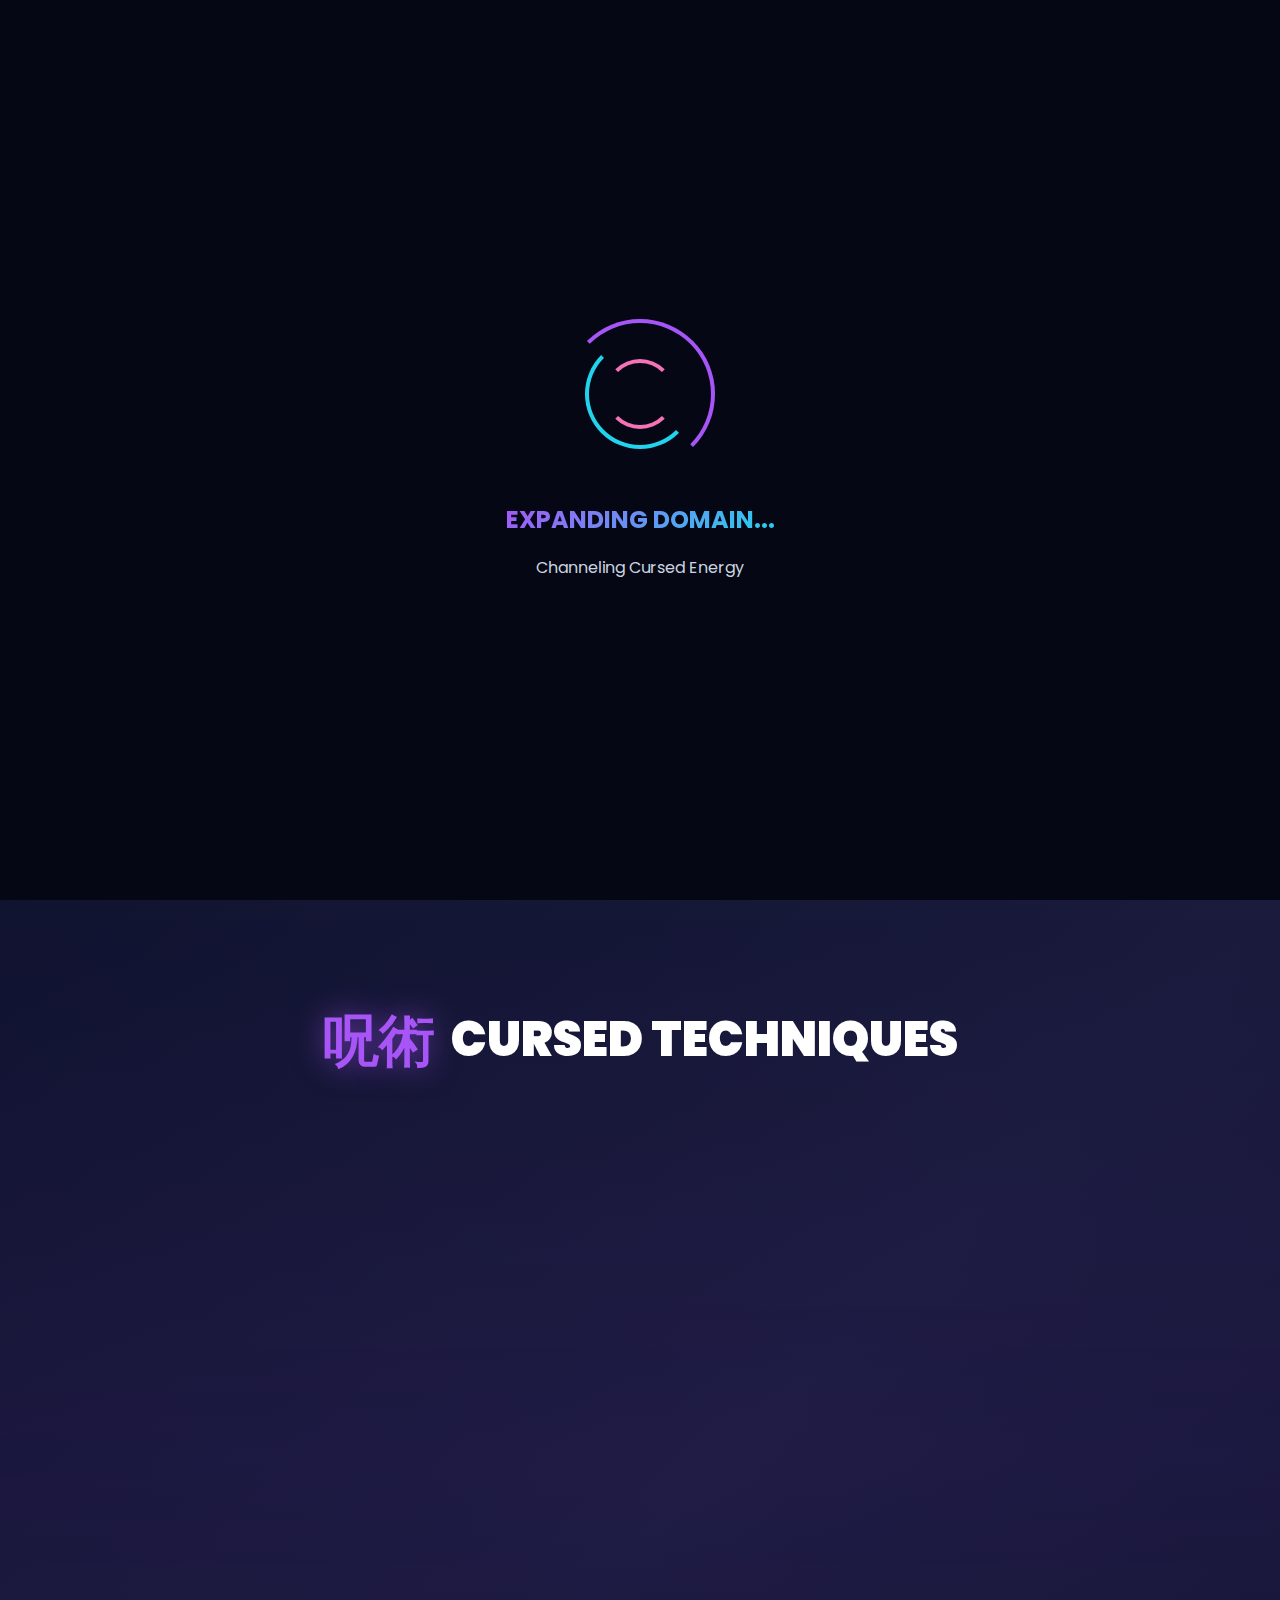
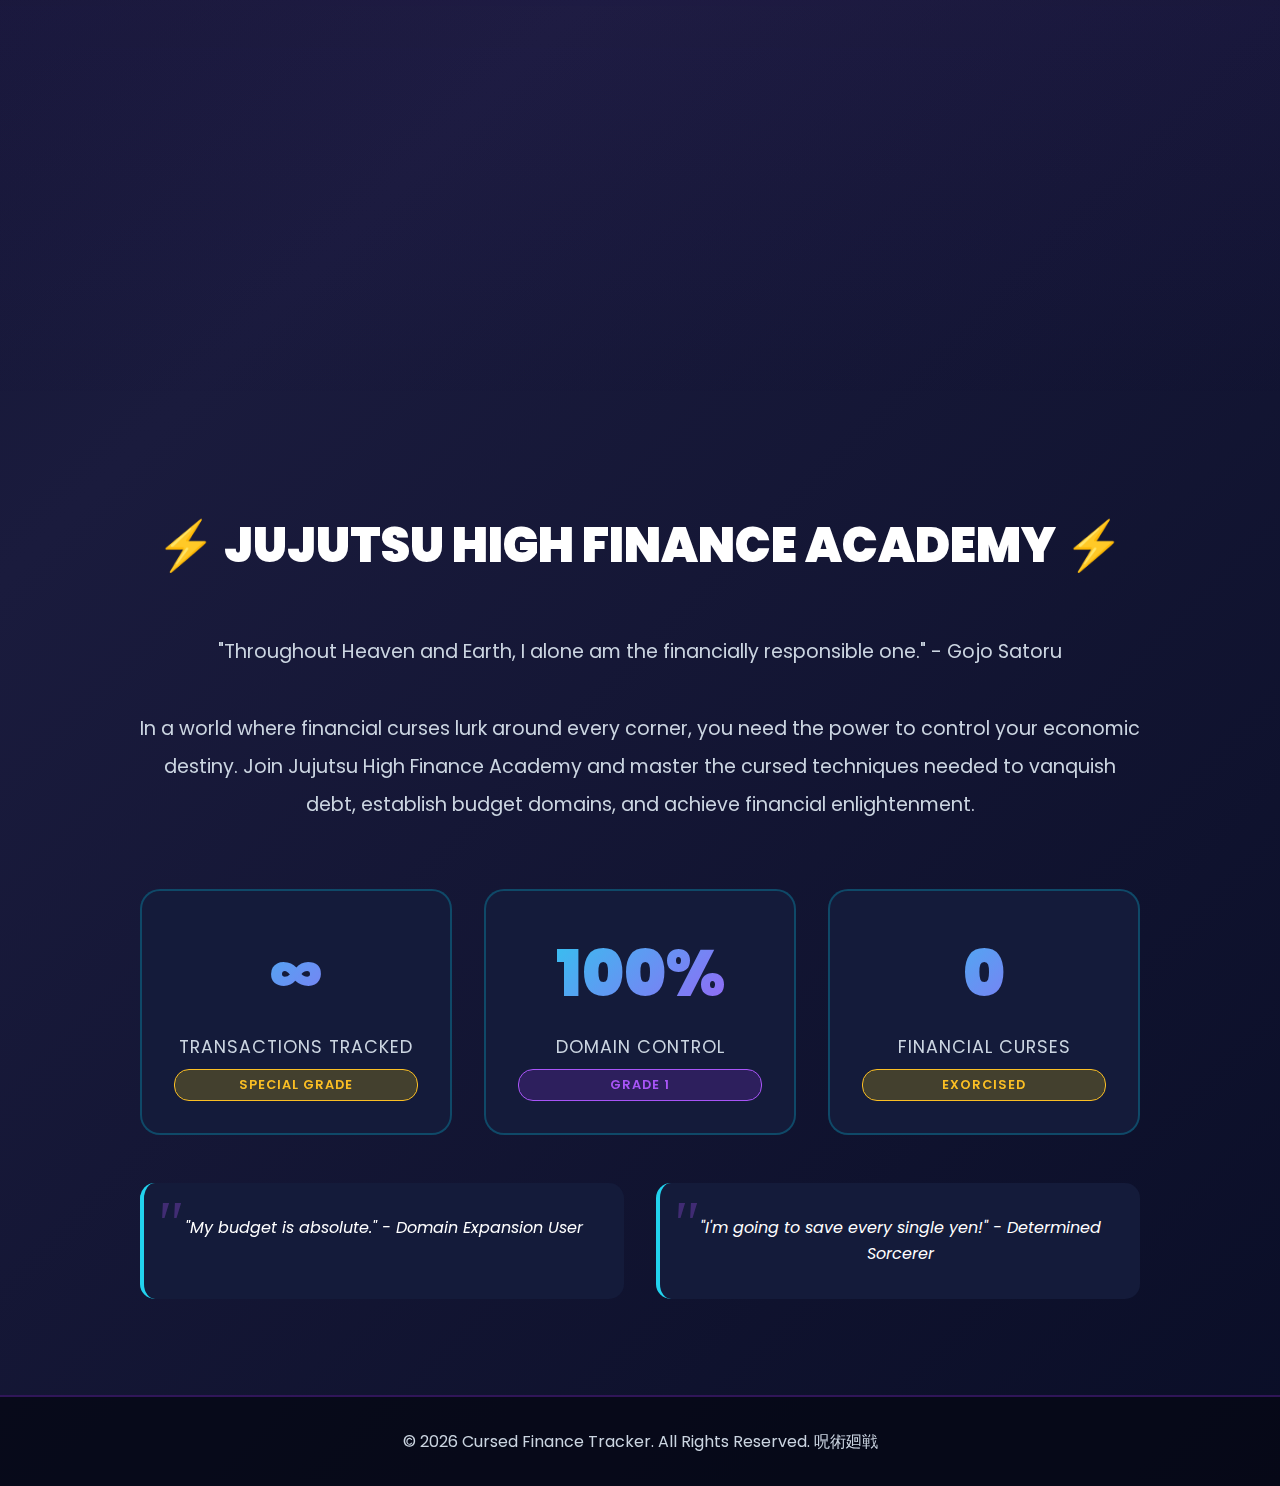
<file: index.html>
<!DOCTYPE html>
<html lang="en">
<head>
    <meta charset="UTF-8">
    <meta name="viewport" content="width=device-width, initial-scale=1.0">
    <meta http-equiv="refresh" content="0; url=static/index.html">
    <title>Cursed Finance Tracker - Redirecting...</title>
    <style>
        body {
            background: linear-gradient(135deg, #0a0e27 0%, #1a1b3d 50%, #0a0e27 100%);
            color: #ffffff;
            font-family: 'Poppins', sans-serif;
            display: flex;
            justify-content: center;
            align-items: center;
            height: 100vh;
            margin: 0;
            text-align: center;
        }
        .loader {
            font-size: 2rem;
        }
        .spinner {
            border: 4px solid rgba(168, 85, 247, 0.3);
            border-radius: 50%;
            border-top: 4px solid #a855f7;
            width: 60px;
            height: 60px;
            animation: spin 1s linear infinite;
            margin: 2rem auto;
        }
        @keyframes spin {
            0% { transform: rotate(0deg); }
            100% { transform: rotate(360deg); }
        }
    </style>
</head>
<body>
    <div class="loader">
        <h1>🌀 Domain Expansion...</h1>
        <div class="spinner"></div>
        <p>Redirecting to Cursed Finance Tracker</p>
        <p><a href="static/index.html" style="color: #22d3ee;">Click here if not redirected automatically</a></p>
    </div>
</body>
</html>
</file>
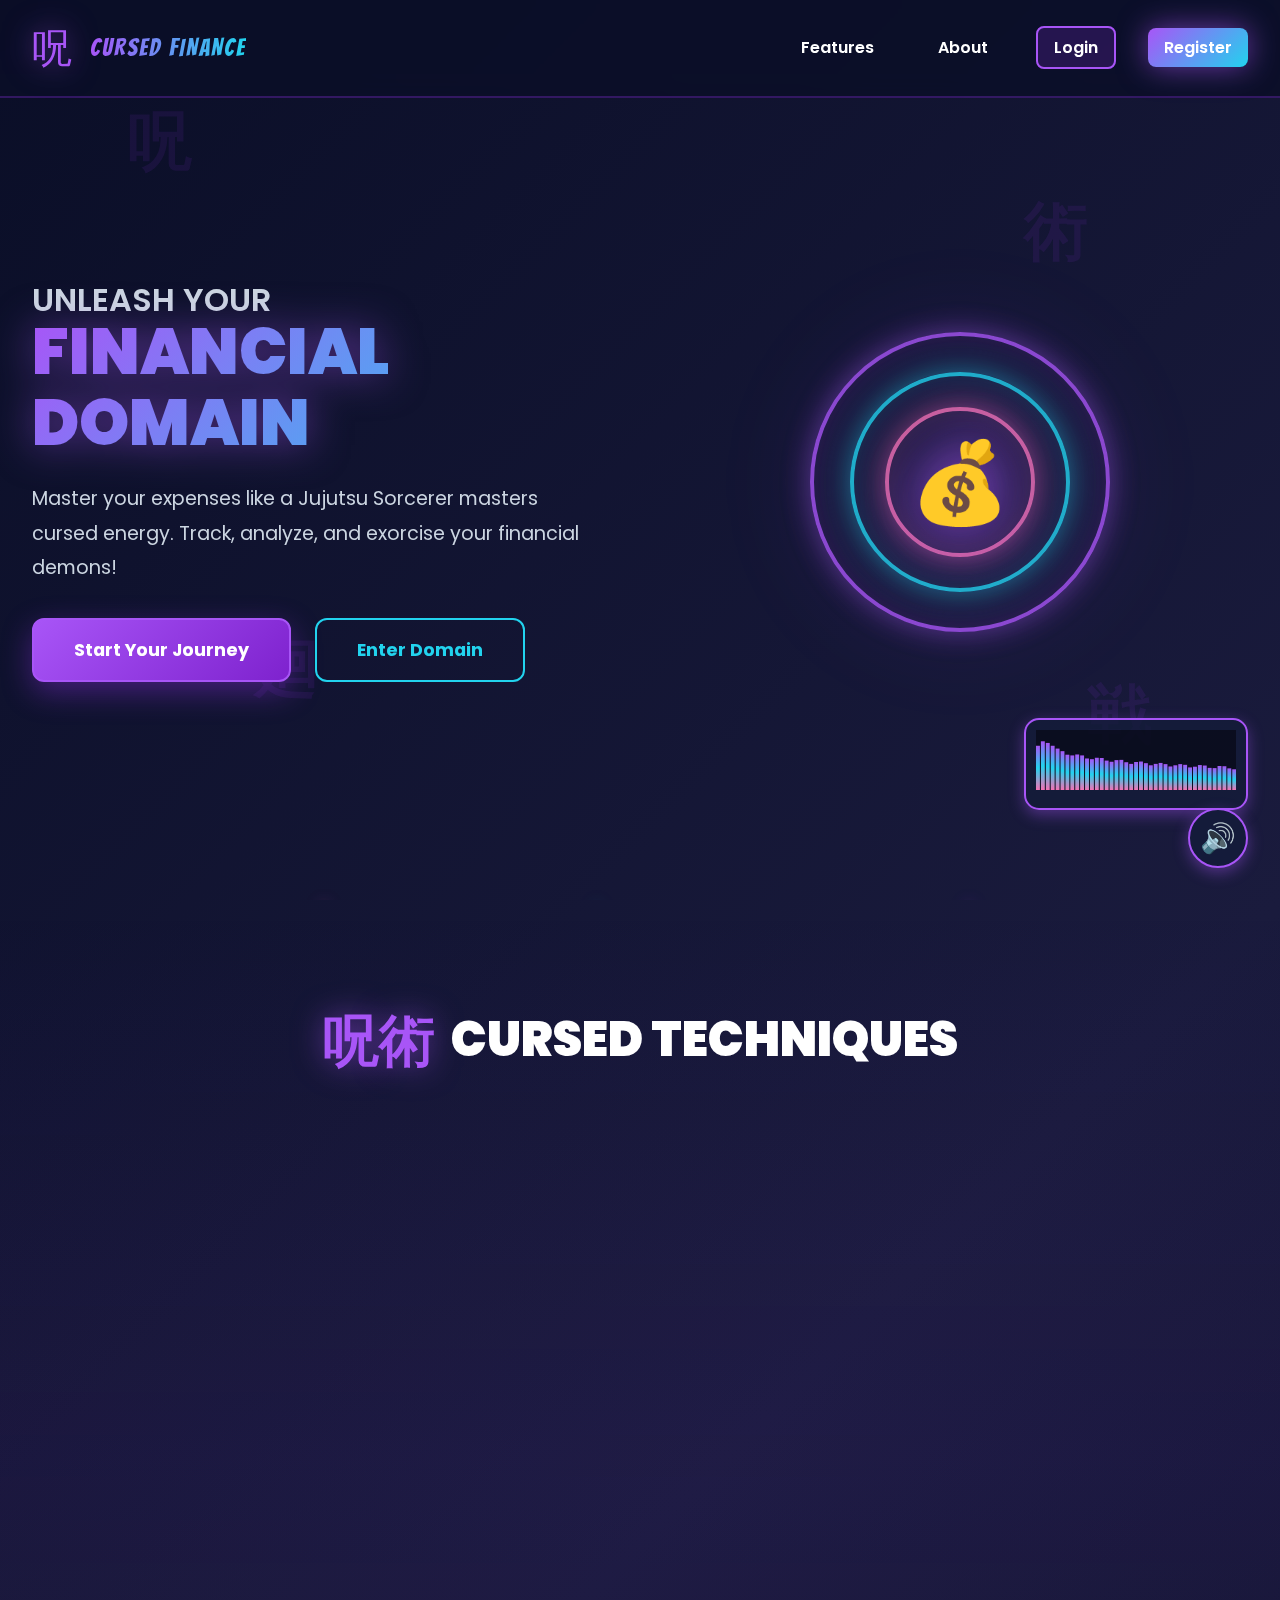
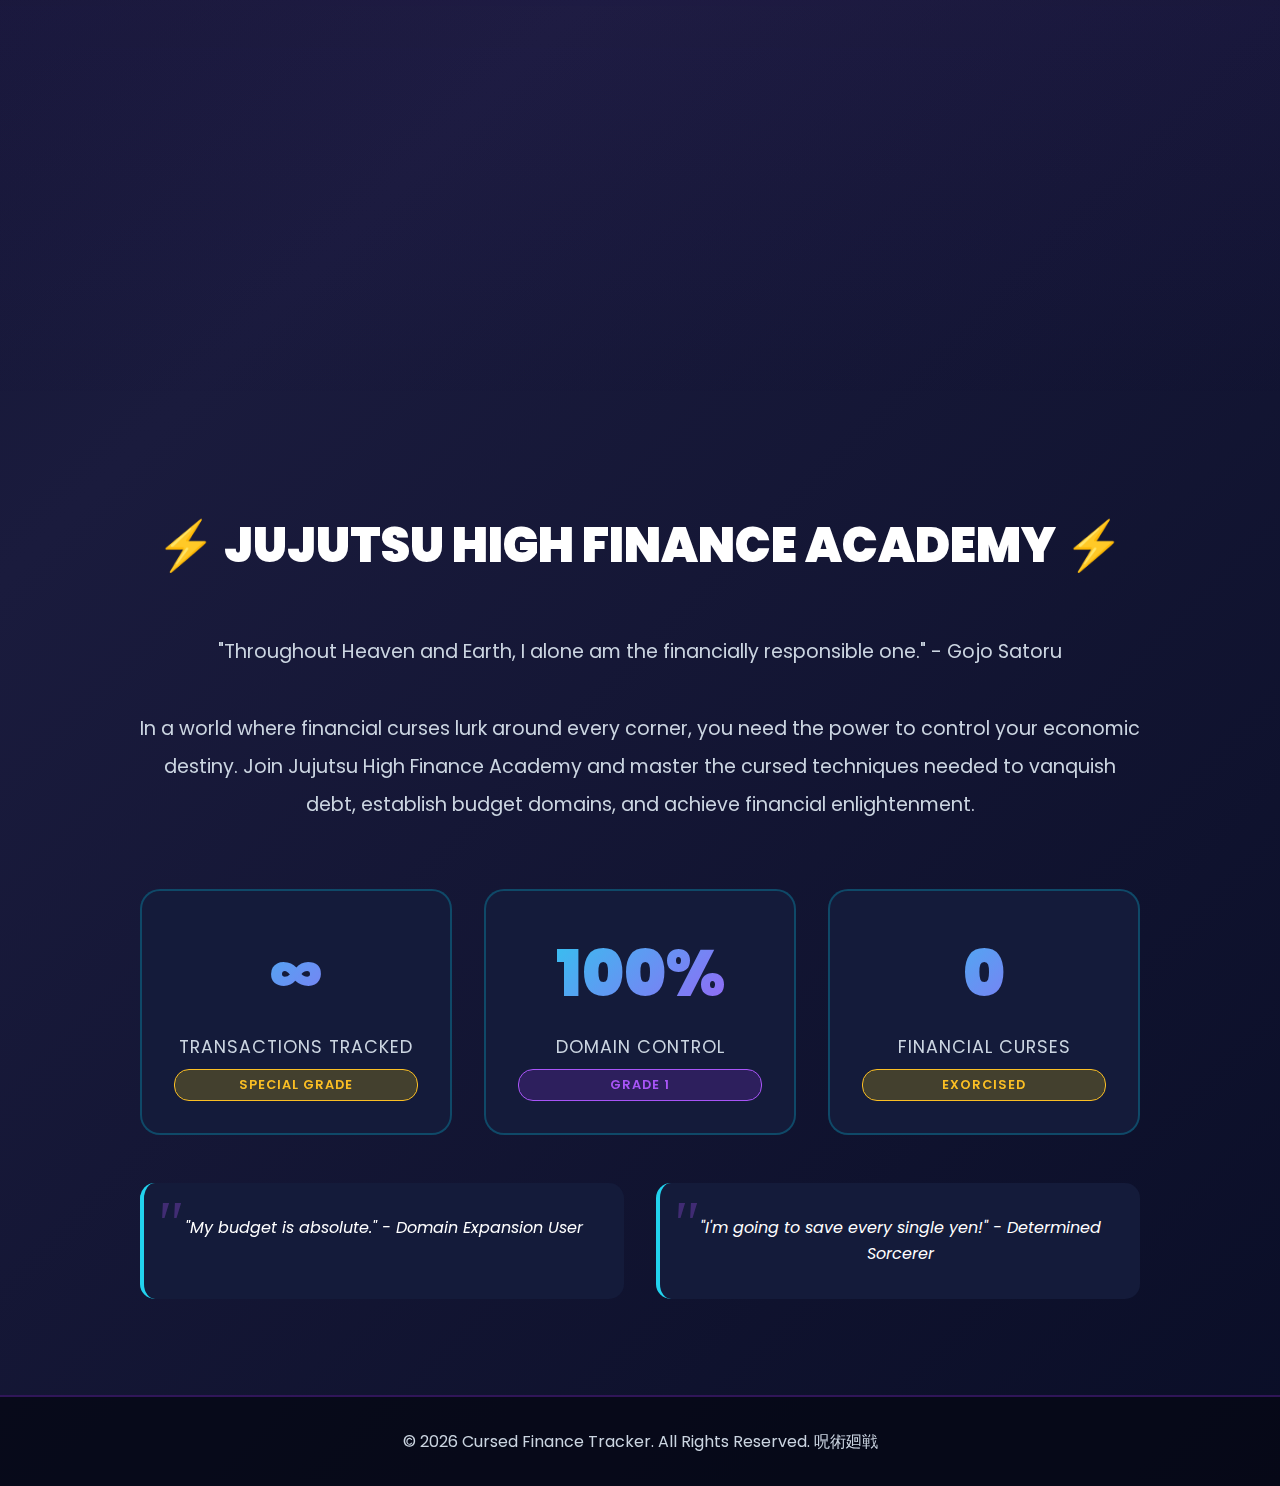
<file: static/index.html>
<!DOCTYPE html>
<html lang="en">
<head>
    <meta charset="UTF-8">
    <meta name="viewport" content="width=device-width, initial-scale=1.0">
    <title>Cursed Finance Tracker - JJK</title>
    <link rel="stylesheet" href="/static/style.css">
    <link href="https://fonts.googleapis.com/css2?family=Bangers&family=Poppins:wght@400;600;700;900&display=swap" rel="stylesheet">
</head>
<body class="hero-body">
    <!-- Animated Background Elements -->
    <div class="cursed-energy"></div>
    <div class="floating-symbols">
        <span class="symbol">呪</span>
        <span class="symbol">術</span>
        <span class="symbol">廻</span>
        <span class="symbol">戦</span>
    </div>

    <!-- Navigation Bar -->
    <nav class="jjk-navbar">
        <div class="nav-container">
            <div class="nav-logo">
                <span class="logo-curse">呪</span>
                <span class="logo-text">CURSED FINANCE</span>
            </div>
            <ul class="nav-menu">
                <li class="nav-item"><a href="#features" class="nav-link">Features</a></li>
                <li class="nav-item"><a href="#about" class="nav-link">About</a></li>
                <li class="nav-item"><a href="login.html" class="nav-link nav-login">Login</a></li>
                <li class="nav-item"><a href="register.html" class="nav-link nav-register">Register</a></li>
            </ul>
            <div class="hamburger">
                <span></span>
                <span></span>
                <span></span>
            </div>
        </div>
    </nav>

    <!-- Hero Section -->
    <section class="hero-section">
        <div class="hero-content">
            <div class="hero-text">
                <h1 class="hero-title">
                    <span class="title-line">UNLEASH YOUR</span>
                    <span class="title-main">FINANCIAL DOMAIN</span>
                </h1>
                <p class="hero-subtitle">
                    Master your expenses like a Jujutsu Sorcerer masters cursed energy. 
                    Track, analyze, and exorcise your financial demons!
                </p>
                <div class="hero-buttons">
                    <a href="register.html" class="btn-hero btn-primary-hero">
                        <span>Start Your Journey</span>
                        <div class="btn-glow"></div>
                    </a>
                    <a href="login.html" class="btn-hero btn-secondary-hero">
                        <span>Enter Domain</span>
                    </a>
                </div>
            </div>
            <div class="hero-visual">
                <div class="domain-expansion">
                    <div class="domain-circle circle-1"></div>
                    <div class="domain-circle circle-2"></div>
                    <div class="domain-circle circle-3"></div>
                    <div class="cursed-technique-icon">💰</div>
                </div>
            </div>
        </div>
    </section>

    <!-- Features Section -->
    <section id="features" class="features-section">
        <h2 class="section-title">
            <span class="title-curse">呪術</span>
            CURSED TECHNIQUES
        </h2>
        <div class="features-grid">
            <div class="feature-card" data-character="gojo">
                <div class="feature-icon">♾️</div>
                <h3>Limitless: Infinite Tracking</h3>
                <p>Like Gojo's Infinity, track every transaction with absolute precision and control</p>
                <div class="character-badge">Gojo Satoru</div>
            </div>
            <div class="feature-card" data-character="sukuna">
                <div class="feature-icon">⚔️</div>
                <h3>Domain Expansion: Budget Realm</h3>
                <p>Establish your financial domain where you control every cursed yen</p>
                <div class="character-badge">Ryomen Sukuna</div>
            </div>
            <div class="feature-card" data-character="megumi">
                <div class="feature-icon">🐺</div>
                <h3>Ten Shadows: Multi-Category</h3>
                <p>Summon multiple budget categories like Megumi's shikigami</p>
                <div class="character-badge">Megumi Fushiguro</div>
            </div>
            <div class="feature-card" data-character="yuji">
                <div class="feature-icon">👊</div>
                <h3>Divergent Fist: Expense Impact</h3>
                <p>Hit your savings goals with the raw power of disciplined spending</p>
                <div class="character-badge">Yuji Itadori</div>
            </div>
            <div class="feature-card" data-character="nobara">
                <div class="feature-icon">🔨</div>
                <h3>Resonance: Pattern Detection</h3>
                <p>Detect spending patterns and curse them away like Nobara's technique</p>
                <div class="character-badge">Nobara Kugisaki</div>
            </div>
            <div class="feature-card" data-character="maki">
                <div class="feature-icon">🗡️</div>
                <h3>Heavenly Restriction: Zero Debt</h3>
                <p>Break free from financial curses with pure willpower and discipline</p>
                <div class="character-badge">Maki Zenin</div>
            </div>
        </div>
    </section>

    <!-- About Section -->
    <section id="about" class="about-section">
        <div class="about-content">
            <h2 class="section-title">⚡ JUJUTSU HIGH FINANCE ACADEMY ⚡</h2>
            <p class="about-text">
                "Throughout Heaven and Earth, I alone am the financially responsible one." - Gojo Satoru
                <br><br>
                In a world where financial curses lurk around every corner, 
                you need the power to control your economic destiny. 
                Join Jujutsu High Finance Academy and master the cursed techniques needed to vanquish debt, 
                establish budget domains, and achieve financial enlightenment.
            </p>
            <div class="stats-grid">
                <div class="stat-box" data-rank="special">
                    <div class="stat-number">∞</div>
                    <div class="stat-label">Transactions Tracked</div>
                    <div class="rank-badge">Special Grade</div>
                </div>
                <div class="stat-box" data-rank="grade1">
                    <div class="stat-number">100%</div>
                    <div class="stat-label">Domain Control</div>
                    <div class="rank-badge">Grade 1</div>
                </div>
                <div class="stat-box" data-rank="special">
                    <div class="stat-number">0</div>
                    <div class="stat-label">Financial Curses</div>
                    <div class="rank-badge">Exorcised</div>
                </div>
            </div>
            <div class="jjk-quotes">
                <div class="quote-card">
                    <p>"My budget is absolute." - Domain Expansion User</p>
                </div>
                <div class="quote-card">
                    <p>"I'm going to save every single yen!" - Determined Sorcerer</p>
                </div>
            </div>
        </div>
    </section>

    <!-- Footer -->
    <footer class="jjk-footer">
        <p>© 2026 Cursed Finance Tracker. All Rights Reserved. 呪術廻戦</p>
    </footer>

    <script src="/static/hero.js"></script>
    <script src="/static/jjk-effects.js"></script>
</body>
</html>
</file>
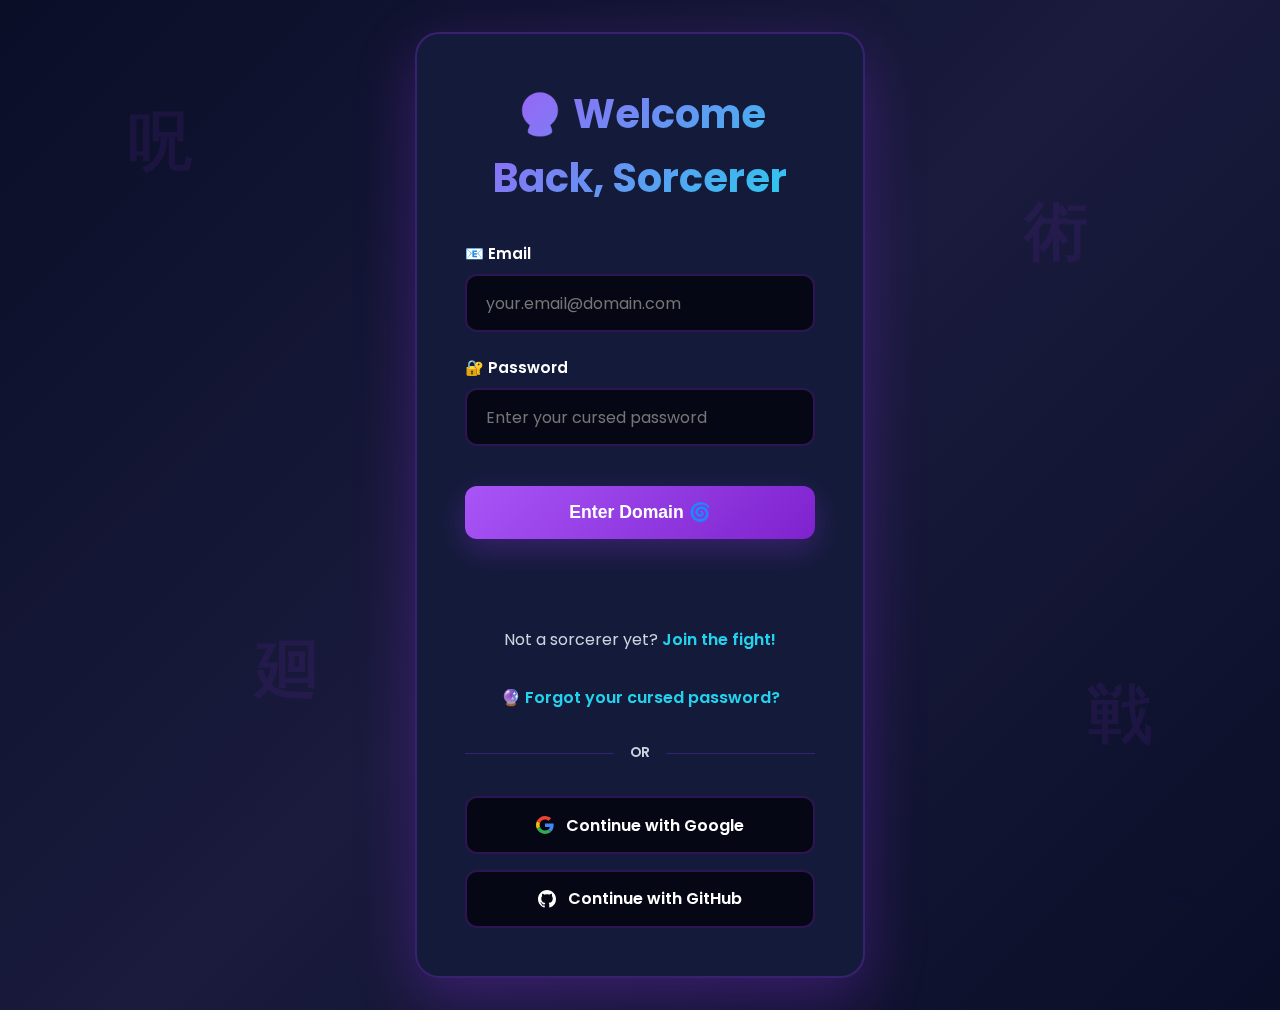
<file: static/budget.html>
<!DOCTYPE html>
<html lang="en">
<head>
    <meta charset="UTF-8">
    <meta name="viewport" content="width=device-width, initial-scale=1.0">
    <title>Domain Expansion - Budget Control</title>
    <link rel="stylesheet" href="/static/style.css">
    <link href="https://fonts.googleapis.com/css2?family=Bangers&family=Poppins:wght@400;600;700;900&display=swap" rel="stylesheet">
</head>
<body>
    <nav class="navbar">
        <h1><span style="color: var(--jjk-purple);">呪</span> CURSED FINANCE</h1>
        <nav>
            <a href="dashboard.html">📊 Dashboard</a>
            <a href="expenses.html">💸 Expenses</a>
            <a href="income.html">💰 Income</a>
            <a href="budget.html" class="active">🎯 Budget</a>
            <a href="history.html">📜 History</a>
        </nav>
        <button class="logout-btn" id="logoutBtn">⚡ Logout</button>
    </nav>

    <div class="container">
        <h1 style="font-size: 2.5rem; background: linear-gradient(135deg, var(--jjk-gold), var(--jjk-purple)); -webkit-background-clip: text; -webkit-text-fill-color: transparent;">
            🎯 DOMAIN EXPANSION: BUDGET CONTROL
        </h1>
        <div class="form-section">
            <h2>⚡ Set Cursed Barriers</h2>
            <form id="budgetForm">
                <div class="form-row">
                    <div class="form-group">
                        <label for="category">Category</label>
                        <select id="category" name="category" required>
                            <option value="">Select Category</option>
                            <option value="Groceries">Groceries</option>
                            <option value="Utilities">Utilities</option>
                            <option value="Entertainment">Entertainment</option>
                            <option value="Dining Out">Dining Out</option>
                            <option value="Transportation">Transportation</option>
                            <option value="Clothing">Clothing</option>
                            <option value="Healthcare">Healthcare</option>
                            <option value="Other">Other</option>
                        </select>
                    </div>
                    <div class="form-group">
                        <label for="monthlyLimit">Monthly Limit ($)</label>
                        <input type="number" id="monthlyLimit" name="monthlyLimit" step="0.01" required>
                    </div>
                    <div class="form-group">
                        <label for="month">Month</label>
                        <select id="month" name="month" required>
                            <option value="1">January</option>
                            <option value="2">February</option>
                            <option value="3">March</option>
                            <option value="4">April</option>
                            <option value="5">May</option>
                            <option value="6">June</option>
                            <option value="7">July</option>
                            <option value="8">August</option>
                            <option value="9">September</option>
                            <option value="10">October</option>
                            <option value="11">November</option>
                            <option value="12">December</option>
                        </select>
                    </div>
                    <div class="form-group">
                        <label for="year">Year</label>
                        <input type="number" id="year" name="year" required>
                    </div>
                </div>
                <button type="submit" class="btn-primary">Set Budget</button>
                <div id="message" class="message"></div>
            </form>
        </div>

        <div class="transactions-list">
            <h2>🛡️ Active Budget Barriers</h2>
            <div id="budgetOverview">
                <p class="no-data" style="text-align: center; color: var(--jjk-text-secondary); padding: 2rem;">No budgets set yet. Establish your financial domain!</p>
            </div>
        </div>
    </div>

    <script src="/static/jjk-effects.js"></script>
    <script src="/static/budget.js"></script>
</body>
</html>
</file>
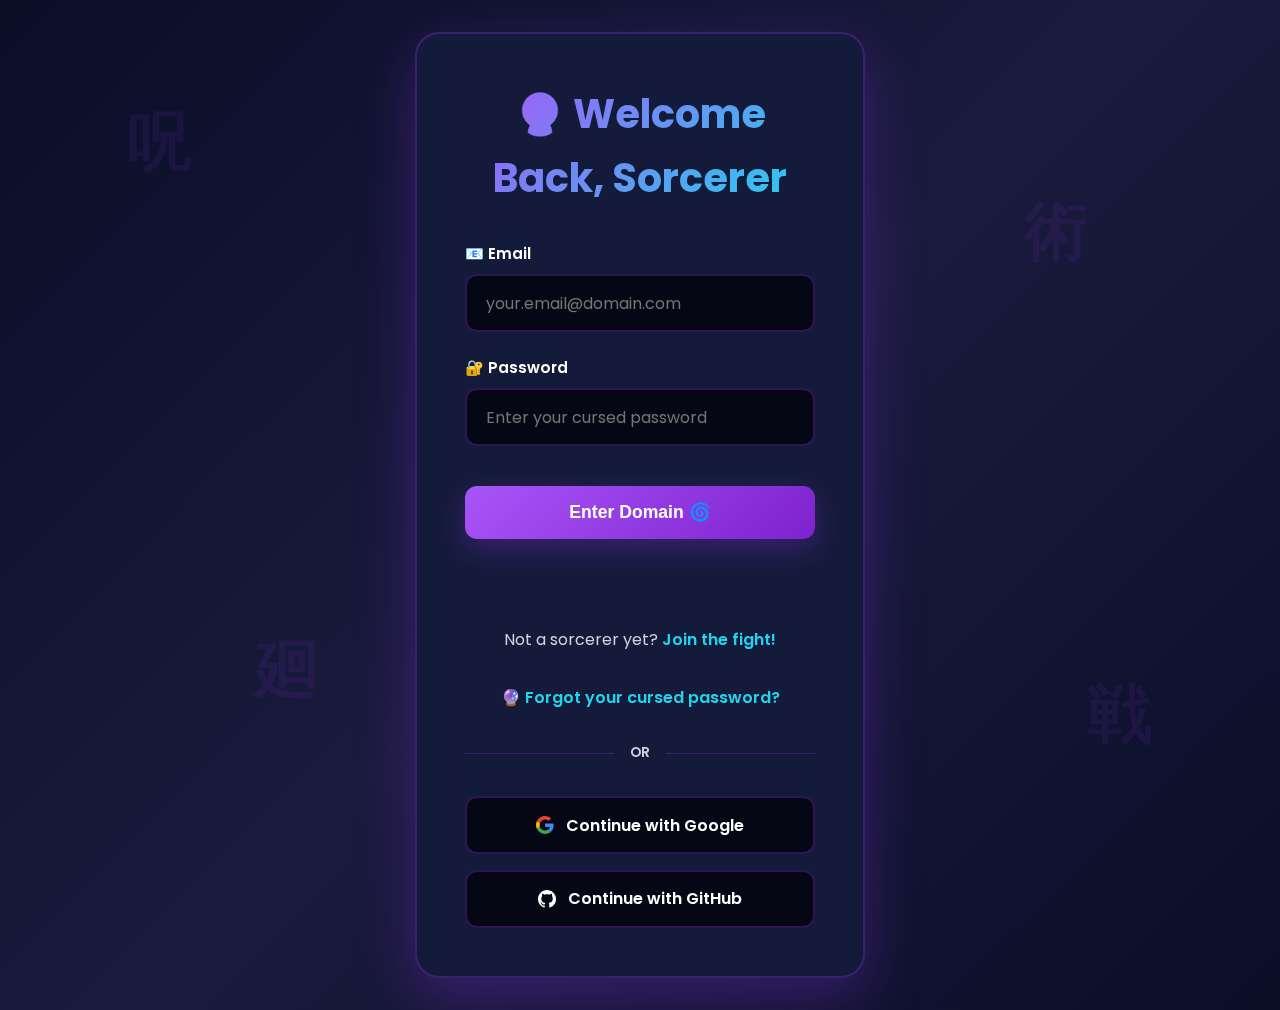
<file: static/dashboard.html>
<!DOCTYPE html>
<html lang="en">
<head>
    <meta charset="UTF-8">
    <meta name="viewport" content="width=device-width, initial-scale=1.0">
    <title>Domain Dashboard - Cursed Finance</title>
    <link rel="stylesheet" href="/static/style.css">
    <link href="https://fonts.googleapis.com/css2?family=Bangers&family=Poppins:wght@400;600;700;900&display=swap" rel="stylesheet">
</head>
<body>
    <nav class="navbar">
        <h1><span style="color: var(--jjk-purple);">呪</span> CURSED FINANCE</h1>
        <nav>
            <a href="dashboard.html" class="active">📊 Dashboard</a>
            <a href="expenses.html">💸 Expenses</a>
            <a href="income.html">💰 Income</a>
            <a href="budget.html">🎯 Budget</a>
            <a href="history.html">📜 History</a>
        </nav>
        <button class="logout-btn" id="logoutBtn">⚡ Logout</button>
    </nav>

    <div class="container">
        <h1 style="font-size: 2.5rem; background: linear-gradient(135deg, var(--jjk-purple), var(--jjk-cyan)); -webkit-background-clip: text; -webkit-text-fill-color: transparent;">
            🌀 FINANCIAL DOMAIN
        </h1>
        <div class="dashboard-grid">
            <div class="stat-card income">
                <h3>💰 Total Income</h3>
                <div class="amount" id="totalIncome">$0.00</div>
            </div>
            <div class="stat-card expense">
                <h3>💸 Total Expenses</h3>
                <div class="amount" id="totalExpenses">$0.00</div>
            </div>
            <div class="stat-card balance">
                <h3>⚖️ Balance</h3>
                <div class="amount" id="balance">$0.00</div>
            </div>
            <div class="stat-card">
                <h3>🎯 Budget Status</h3>
                <div class="budget-summary" id="budgetSummary" style="font-size: 1.2rem; color: var(--jjk-text-primary);">No budgets set</div>
            </div>
        </div>

        <div class="transactions-list">
            <h2>⚡ Recent Cursed Transactions</h2>
            <div id="recentTransactions">
                <p class="no-data" style="text-align: center; color: var(--jjk-text-secondary); padding: 2rem;">No transactions yet. Start tracking your financial energy!</p>
            </div>
        </div>
    </div>

    <script src="/static/jjk-effects.js"></script>
    <script src="/static/dashboard.js"></script>
</body>
</html>
</file>
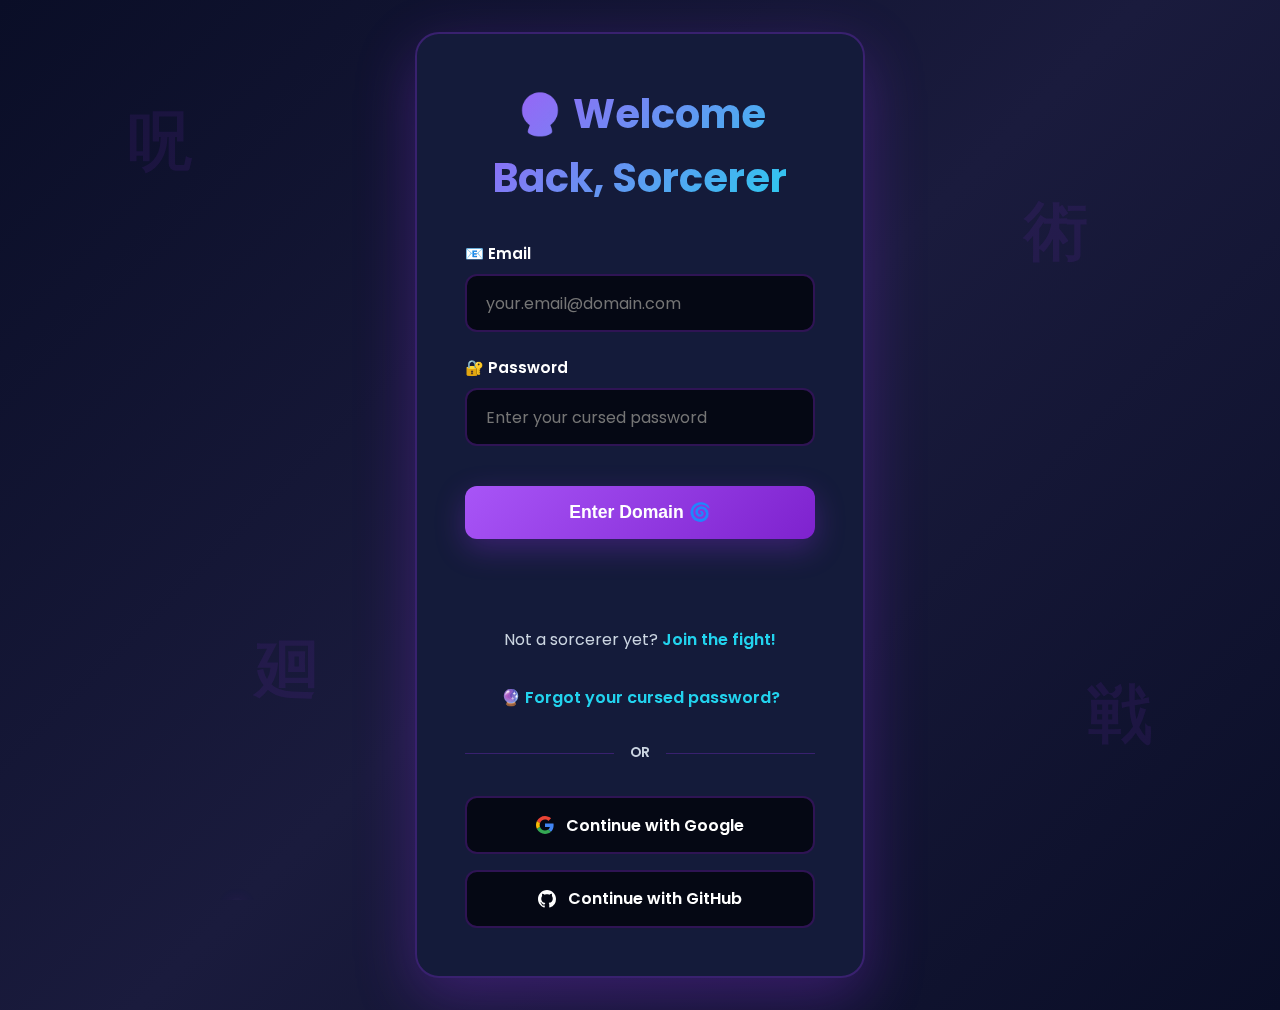
<file: static/history.html>
<!DOCTYPE html>
<html lang="en">
<head>
    <meta charset="UTF-8">
    <meta name="viewport" content="width=device-width, initial-scale=1.0">
    <title>Cursed Energy History - Finance Tracker</title>
    <link rel="stylesheet" href="/static/style.css">
    <link href="https://fonts.googleapis.com/css2?family=Bangers&family=Poppins:wght@400;600;700;900&display=swap" rel="stylesheet">
</head>
<body>
    <nav class="navbar">
        <h1><span style="color: var(--jjk-purple);">呪</span> CURSED FINANCE</h1>
        <nav>
            <a href="dashboard.html">📊 Dashboard</a>
            <a href="expenses.html">💸 Expenses</a>
            <a href="income.html">💰 Income</a>
            <a href="budget.html">🎯 Budget</a>
            <a href="history.html" class="active">📜 History</a>
        </nav>
        <button class="logout-btn" id="logoutBtn">⚡ Logout</button>
    </nav>

    <div class="container">
        <h1 style="font-size: 2.5rem; background: linear-gradient(135deg, var(--jjk-cyan), var(--jjk-purple)); -webkit-background-clip: text; -webkit-text-fill-color: transparent;">
            📜 CURSED ENERGY CHRONICLES
        </h1>
        
        <div class="filter-section">
            <h2>🔍 Search the Archives</h2>
            <div class="filter-group">
                <div class="form-row">
                    <div class="form-group">
                        <label for="filterType">Type</label>
                        <select id="filterType">
                            <option value="all">All Transactions</option>
                            <option value="expense">Expenses Only</option>
                            <option value="income">Income Only</option>
                        </select>
                    </div>
                    <div class="form-group">
                        <label for="filterCategory">Category</label>
                        <select id="filterCategory">
                            <option value="all">All Categories</option>
                        </select>
                    </div>
                    <div class="form-group">
                        <label for="searchTerm">Search</label>
                        <input type="text" id="searchTerm" placeholder="Search by description or source">
                    </div>
                    <div class="form-group">
                        <label for="startDate">Start Date</label>
                        <input type="date" id="startDate">
                    </div>
                    <div class="form-group">
                        <label for="endDate">End Date</label>
                        <input type="date" id="endDate">
                    </div>
                </div>
                <button id="applyFilters" class="btn-primary">Apply Filters</button>
            </div>
        </div>

        <div class="transactions-list">
            <h2>⚔️ All Cursed Transactions</h2>
            <div id="transactionList">
                <p class="no-data" style="text-align: center; color: var(--jjk-text-secondary); padding: 2rem;">No transactions found. Your financial journey awaits!</p>
            </div>
        </div>
    </div>

    <script src="/static/jjk-effects.js"></script>
    <script src="/static/history.js"></script>
</body>
</html>
</file>
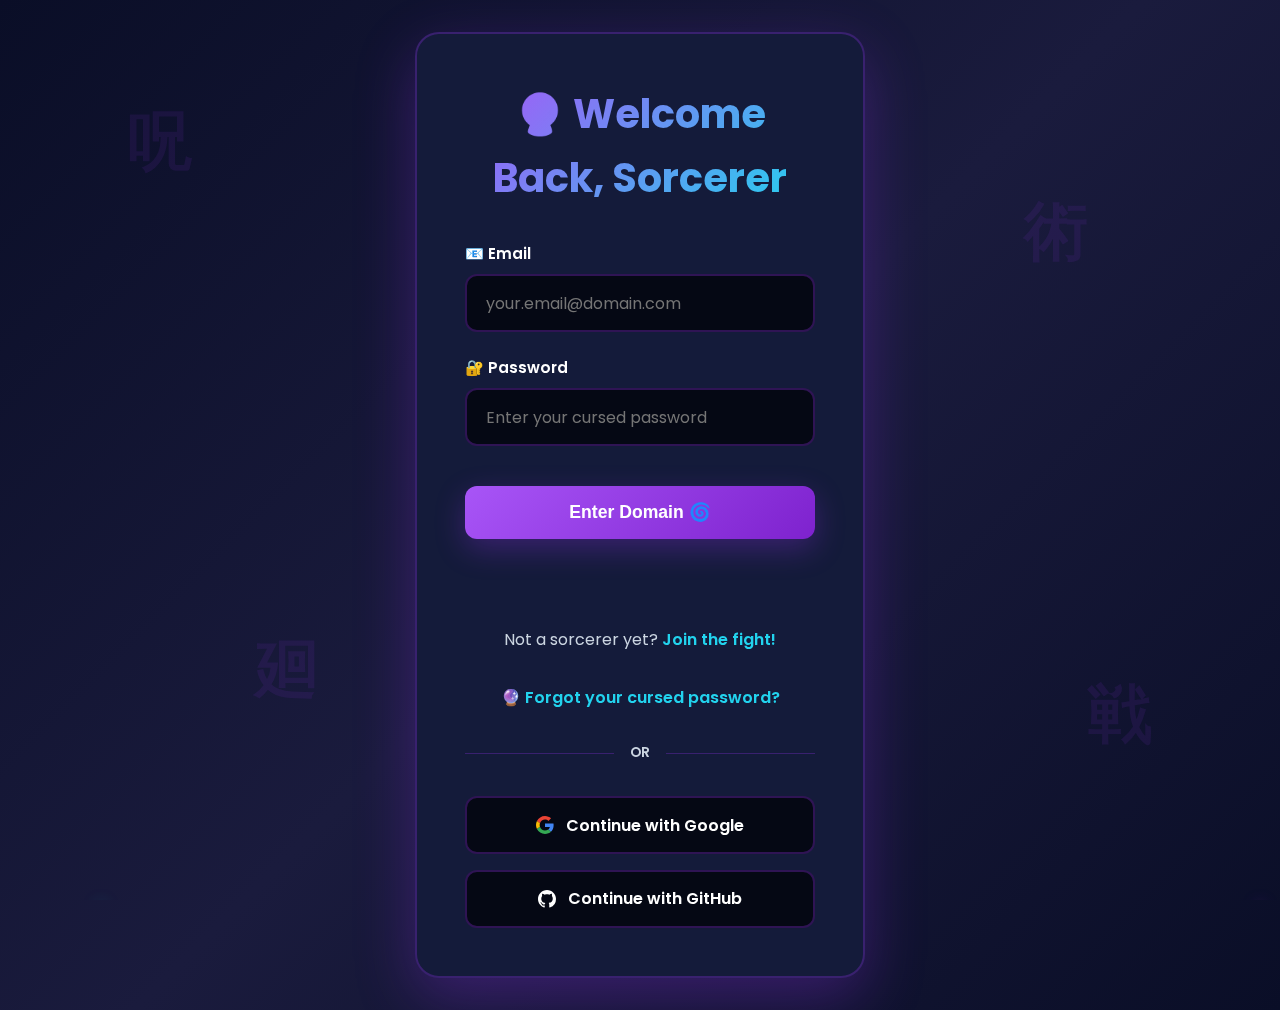
<file: static/login.html>
<!DOCTYPE html>
<html lang="en">
<head>
    <meta charset="UTF-8">
    <meta name="viewport" content="width=device-width, initial-scale=1.0">
    <title>Login - Cursed Finance Tracker</title>
    <link rel="stylesheet" href="/static/style.css">
    <link href="https://fonts.googleapis.com/css2?family=Bangers&family=Poppins:wght@400;600;700;900&display=swap" rel="stylesheet">
</head>
<body>
    <!-- Animated Background Elements -->
    <div class="cursed-energy"></div>
    <div class="floating-symbols">
        <span class="symbol">呪</span>
        <span class="symbol">術</span>
        <span class="symbol">廻</span>
        <span class="symbol">戦</span>
    </div>

    <div class="auth-container">
        <div class="auth-box">
            <h1>🔮 Welcome Back, Sorcerer</h1>
            <form id="loginForm" onsubmit="return false;">
                <div class="form-group">
                    <label for="email">📧 Email</label>
                    <input type="email" id="email" name="email" required placeholder="your.email@domain.com">
                </div>
                <div class="form-group">
                    <label for="password">🔐 Password</label>
                    <input type="password" id="password" name="password" required placeholder="Enter your cursed password">
                </div>
                <button type="submit" class="btn-primary">Enter Domain 🌀</button>
                <div id="message" class="message"></div>
            </form>
            <div class="auth-options">
                <p class="auth-link">Not a sorcerer yet? <a href="register.html">Join the fight!</a></p>
                <p class="auth-link"><a href="#" id="forgotPasswordLink">🔮 Forgot your cursed password?</a></p>
            </div>
            
            <div class="divider">
                <span>OR</span>
            </div>
            
            <div class="oauth-buttons">
                <button type="button" class="oauth-btn google-btn" id="googleLogin">
                    <svg width="18" height="18" xmlns="http://www.w3.org/2000/svg" viewBox="0 0 48 48">
                        <path fill="#EA4335" d="M24 9.5c3.54 0 6.71 1.22 9.21 3.6l6.85-6.85C35.9 2.38 30.47 0 24 0 14.62 0 6.51 5.38 2.56 13.22l7.98 6.19C12.43 13.72 17.74 9.5 24 9.5z"/>
                        <path fill="#4285F4" d="M46.98 24.55c0-1.57-.15-3.09-.38-4.55H24v9.02h12.94c-.58 2.96-2.26 5.48-4.78 7.18l7.73 6c4.51-4.18 7.09-10.36 7.09-17.65z"/>
                        <path fill="#FBBC05" d="M10.53 28.59c-.48-1.45-.76-2.99-.76-4.59s.27-3.14.76-4.59l-7.98-6.19C.92 16.46 0 20.12 0 24c0 3.88.92 7.54 2.56 10.78l7.97-6.19z"/>
                        <path fill="#34A853" d="M24 48c6.48 0 11.93-2.13 15.89-5.81l-7.73-6c-2.15 1.45-4.92 2.3-8.16 2.3-6.26 0-11.57-4.22-13.47-9.91l-7.98 6.19C6.51 42.62 14.62 48 24 48z"/>
                        <path fill="none" d="M0 0h48v48H0z"/>
                    </svg>
                    Continue with Google
                </button>
                <button type="button" class="oauth-btn github-btn" id="githubLogin">
                    <svg width="18" height="18" viewBox="0 0 16 16" fill="currentColor">
                        <path d="M8 0C3.58 0 0 3.58 0 8c0 3.54 2.29 6.53 5.47 7.59.4.07.55-.17.55-.38 0-.19-.01-.82-.01-1.49-2.01.37-2.53-.49-2.69-.94-.09-.23-.48-.94-.82-1.13-.28-.15-.68-.52-.01-.53.63-.01 1.08.58 1.23.82.72 1.21 1.87.87 2.33.66.07-.52.28-.87.51-1.07-1.78-.2-3.64-.89-3.64-3.95 0-.87.31-1.59.82-2.15-.08-.2-.36-1.02.08-2.12 0 0 .67-.21 2.2.82.64-.18 1.32-.27 2-.27.68 0 1.36.09 2 .27 1.53-1.04 2.2-.82 2.2-.82.44 1.1.16 1.92.08 2.12.51.56.82 1.27.82 2.15 0 3.07-1.87 3.75-3.65 3.95.29.25.54.73.54 1.48 0 1.07-.01 1.93-.01 2.2 0 .21.15.46.55.38A8.013 8.013 0 0016 8c0-4.42-3.58-8-8-8z"/>
                    </svg>
                    Continue with GitHub
                </button>
            </div>
        </div>
    </div>
    
    <!-- Forgot Password Modal -->
    <div id="forgotPasswordModal" class="modal" style="display: none;">
        <div class="modal-content">
            <span class="close-modal">&times;</span>
            <h2>🔮 Reset Cursed Password</h2>
            <p>Enter your email to receive password reset instructions</p>
            <form id="forgotPasswordForm">
                <div class="form-group">
                    <label for="resetEmail">📧 Email</label>
                    <input type="email" id="resetEmail" name="resetEmail" required placeholder="your.email@domain.com">
                </div>
                <button type="submit" class="btn-primary">Send Reset Link ✨</button>
                <div id="resetMessage" class="message"></div>
            </form>
        </div>
    </div>
    <script src="/static/jjk-effects.js"></script>
    <script src="/static/auth.js"></script>
    <script>
        // Create cursed particles
        function createCursedParticle() {
            const particle = document.createElement('div');
            particle.className = 'cursed-particle';
            particle.style.left = Math.random() * 100 + '%';
            particle.style.animationDuration = (Math.random() * 3 + 2) + 's';
            particle.style.opacity = Math.random() * 0.5 + 0.3;
            document.querySelector('.cursed-energy').appendChild(particle);
            setTimeout(() => particle.remove(), 5000);
        }
        setInterval(createCursedParticle, 300);
    </script>
</body>
</html>
</file>
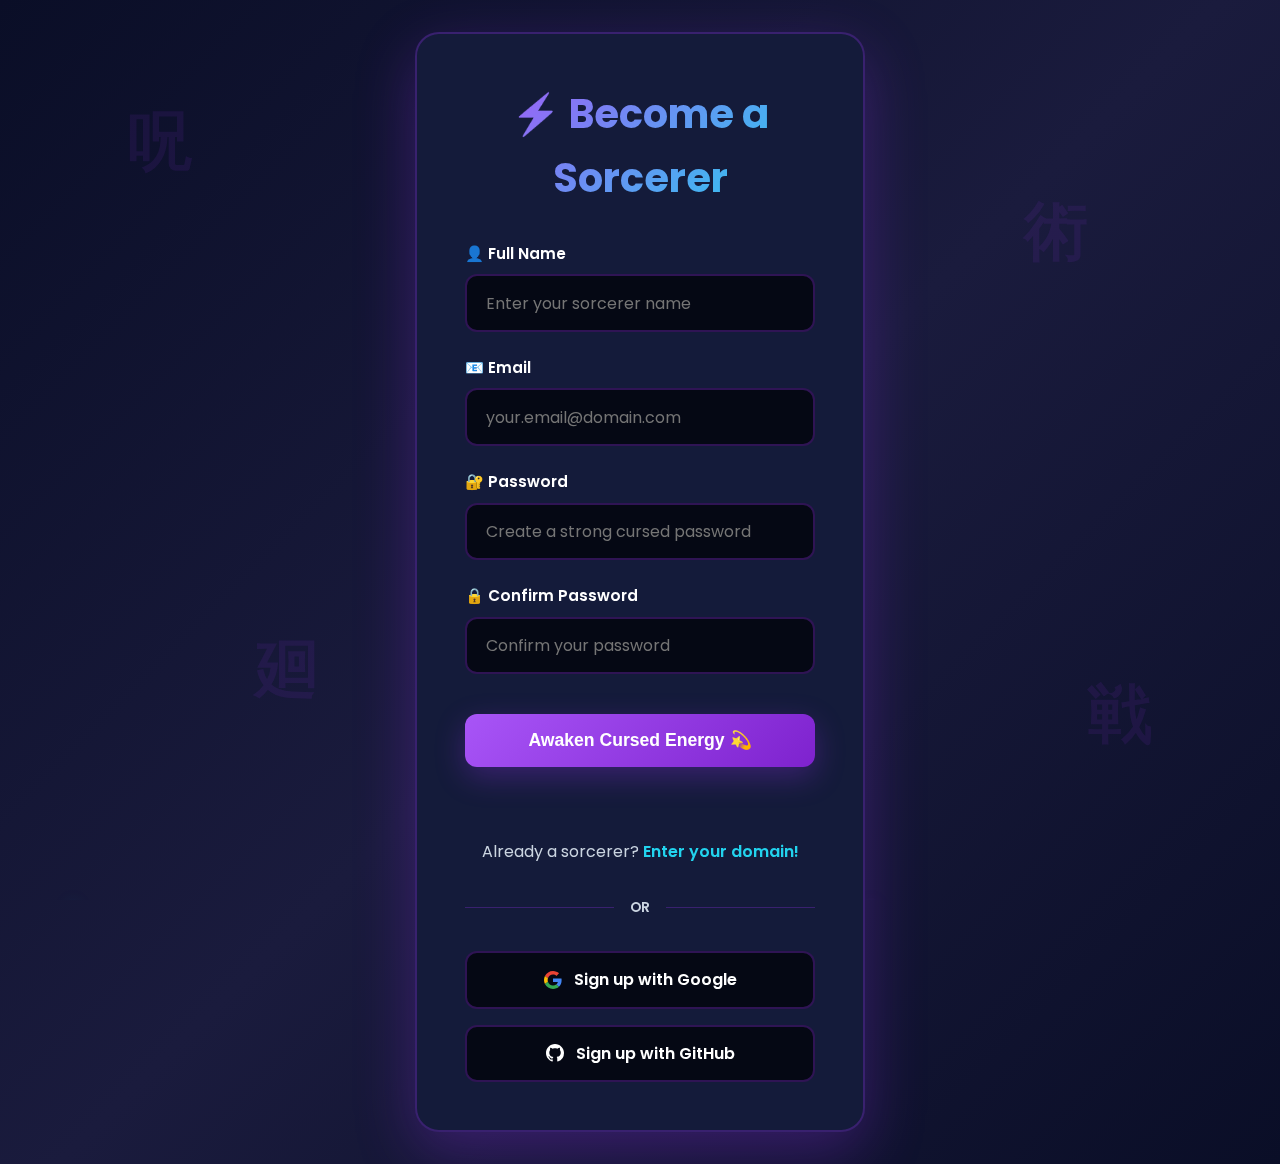
<file: static/register.html>
<!DOCTYPE html>
<html lang="en">
<head>
    <meta charset="UTF-8">
    <meta name="viewport" content="width=device-width, initial-scale=1.0">
    <title>Register - Cursed Finance Tracker</title>
    <link rel="stylesheet" href="/static/style.css">
    <link href="https://fonts.googleapis.com/css2?family=Bangers&family=Poppins:wght@400;600;700;900&display=swap" rel="stylesheet">
</head>
<body>
    <!-- Animated Background Elements -->
    <div class="cursed-energy"></div>
    <div class="floating-symbols">
        <span class="symbol">呪</span>
        <span class="symbol">術</span>
        <span class="symbol">廻</span>
        <span class="symbol">戦</span>
    </div>

    <div class="auth-container">
        <div class="auth-box">
            <h1>⚡ Become a Sorcerer</h1>
            <form id="registerForm">
                <div class="form-group">
                    <label for="fullName">👤 Full Name</label>
                    <input type="text" id="fullName" name="fullName" required placeholder="Enter your sorcerer name">
                </div>
                <div class="form-group">
                    <label for="email">📧 Email</label>
                    <input type="email" id="email" name="email" required placeholder="your.email@domain.com">
                </div>
                <div class="form-group">
                    <label for="password">🔐 Password</label>
                    <input type="password" id="password" name="password" required placeholder="Create a strong cursed password">
                </div>
                <div class="form-group">
                    <label for="confirmPassword">🔒 Confirm Password</label>
                    <input type="password" id="confirmPassword" name="confirmPassword" required placeholder="Confirm your password">
                </div>
                <button type="submit" class="btn-primary">Awaken Cursed Energy 💫</button>
                <div id="message" class="message"></div>
            </form>
            <p class="auth-link">Already a sorcerer? <a href="login.html">Enter your domain!</a></p>
            
            <div class="divider">
                <span>OR</span>
            </div>
            
            <div class="oauth-buttons">
                <button type="button" class="oauth-btn google-btn" id="googleRegister">
                    <svg width="18" height="18" xmlns="http://www.w3.org/2000/svg" viewBox="0 0 48 48">
                        <path fill="#EA4335" d="M24 9.5c3.54 0 6.71 1.22 9.21 3.6l6.85-6.85C35.9 2.38 30.47 0 24 0 14.62 0 6.51 5.38 2.56 13.22l7.98 6.19C12.43 13.72 17.74 9.5 24 9.5z"/>
                        <path fill="#4285F4" d="M46.98 24.55c0-1.57-.15-3.09-.38-4.55H24v9.02h12.94c-.58 2.96-2.26 5.48-4.78 7.18l7.73 6c4.51-4.18 7.09-10.36 7.09-17.65z"/>
                        <path fill="#FBBC05" d="M10.53 28.59c-.48-1.45-.76-2.99-.76-4.59s.27-3.14.76-4.59l-7.98-6.19C.92 16.46 0 20.12 0 24c0 3.88.92 7.54 2.56 10.78l7.97-6.19z"/>
                        <path fill="#34A853" d="M24 48c6.48 0 11.93-2.13 15.89-5.81l-7.73-6c-2.15 1.45-4.92 2.3-8.16 2.3-6.26 0-11.57-4.22-13.47-9.91l-7.98 6.19C6.51 42.62 14.62 48 24 48z"/>
                        <path fill="none" d="M0 0h48v48H0z"/>
                    </svg>
                    Sign up with Google
                </button>
                <button type="button" class="oauth-btn github-btn" id="githubRegister">
                    <svg width="18" height="18" viewBox="0 0 16 16" fill="currentColor">
                        <path d="M8 0C3.58 0 0 3.58 0 8c0 3.54 2.29 6.53 5.47 7.59.4.07.55-.17.55-.38 0-.19-.01-.82-.01-1.49-2.01.37-2.53-.49-2.69-.94-.09-.23-.48-.94-.82-1.13-.28-.15-.68-.52-.01-.53.63-.01 1.08.58 1.23.82.72 1.21 1.87.87 2.33.66.07-.52.28-.87.51-1.07-1.78-.2-3.64-.89-3.64-3.95 0-.87.31-1.59.82-2.15-.08-.2-.36-1.02.08-2.12 0 0 .67-.21 2.2.82.64-.18 1.32-.27 2-.27.68 0 1.36.09 2 .27 1.53-1.04 2.2-.82 2.2-.82.44 1.1.16 1.92.08 2.12.51.56.82 1.27.82 2.15 0 3.07-1.87 3.75-3.65 3.95.29.25.54.73.54 1.48 0 1.07-.01 1.93-.01 2.2 0 .21.15.46.55.38A8.013 8.013 0 0016 8c0-4.42-3.58-8-8-8z"/>
                    </svg>
                    Sign up with GitHub
                </button>
            </div>
        </div>
    </div>
    <script src="/static/jjk-effects.js"></script>
    <script src="/static/auth.js"></script>
    <script>
        // Create cursed particles
        function createCursedParticle() {
            const particle = document.createElement('div');
            particle.className = 'cursed-particle';
            particle.style.left = Math.random() * 100 + '%';
            particle.style.animationDuration = (Math.random() * 3 + 2) + 's';
            particle.style.opacity = Math.random() * 0.5 + 0.3;
            document.querySelector('.cursed-energy').appendChild(particle);
            setTimeout(() => particle.remove(), 5000);
        }
        setInterval(createCursedParticle, 300);
    </script>
</body>
</html>
</file>
<file: static/style.css>
/* ============================================
   JUJUTSU KAISEN THEME - CURSED FINANCE TRACKER
   ============================================ */

/* Import Fonts */
@import url('https://fonts.googleapis.com/css2?family=Bangers&family=Poppins:wght@400;600;700;900&display=swap');

/* ============================================
   ROOT VARIABLES - JJK COLOR PALETTE
   ============================================ */
:root {
    /* Dark Theme Colors - Enhanced */
    --jjk-dark-bg: #0a0e27;
    --jjk-darker-bg: #050814;
    --jjk-card-bg: #141b3a;
    --jjk-card-hover: #1a2347;
    
    /* Accent Colors - More Vibrant */
    --jjk-purple: #a855f7;
    --jjk-purple-light: #c084fc;
    --jjk-purple-dark: #7e22ce;
    --jjk-cyan: #22d3ee;
    --jjk-cyan-light: #67e8f9;
    --jjk-pink: #f472b6;
    --jjk-red: #f87171;
    --jjk-green: #34d399;
    --jjk-gold: #fbbf24;
    --jjk-orange: #fb923c;
    --jjk-blue: #60a5fa;
    
    /* Character Colors */
    --gojo-blue: #00d4ff;
    --sukuna-red: #ff006e;
    --megumi-blue: #6366f1;
    --yuji-red: #f59e0b;
    --nobara-orange: #ec4899;
    --maki-green: #22c55e;
    
    /* Text Colors */
    --jjk-text-primary: #ffffff;
    --jjk-text-secondary: #cbd5e1;
    --jjk-text-muted: #94a3b8;
    
    /* Enhanced Cursed Energy Glow */
    --glow-purple: 0 0 30px rgba(168, 85, 247, 0.6);
    --glow-cyan: 0 0 30px rgba(34, 211, 238, 0.6);
    --glow-pink: 0 0 30px rgba(244, 114, 182, 0.6);
    --glow-gold: 0 0 30px rgba(251, 191, 36, 0.6);
}

/* ============================================
   RESET & BASE STYLES
   ============================================ */
* {
    margin: 0;
    padding: 0;
    box-sizing: border-box;
}

body {
    font-family: 'Poppins', sans-serif;
    line-height: 1.6;
    background-color: var(--jjk-dark-bg);
    color: var(--jjk-text-primary);
    overflow-x: hidden;
}

.hero-body {
    background: linear-gradient(135deg, #0a0e27 0%, #1a1b3d 50%, #0a0e27 100%);
    position: relative;
    animation: backgroundPulse 10s ease-in-out infinite;
}

@keyframes backgroundPulse {
    0%, 100% {
        background: linear-gradient(135deg, #0a0e27 0%, #1a1b3d 50%, #0a0e27 100%);
    }
    50% {
        background: linear-gradient(135deg, #0a0e27 0%, #1a1053 50%, #0a0e27 100%);
    }
}

/* ============================================
   ANIMATED BACKGROUND ELEMENTS
   ============================================ */
.cursed-energy {
    position: fixed;
    top: 0;
    left: 0;
    width: 100%;
    height: 100%;
    pointer-events: none;
    z-index: 1;
    overflow: hidden;
}

.cursed-particle {
    position: absolute;
    width: 6px;
    height: 6px;
    background: var(--jjk-purple);
    border-radius: 50%;
    bottom: -10px;
    animation: floatUp 5s linear forwards;
    box-shadow: var(--glow-purple), 0 0 15px rgba(168, 85, 247, 0.8);
}

.cursed-particle:nth-child(2n) {
    background: var(--jjk-cyan);
    box-shadow: var(--glow-cyan), 0 0 15px rgba(34, 211, 238, 0.8);
}

.cursed-particle:nth-child(3n) {
    background: var(--jjk-pink);
    box-shadow: var(--glow-pink), 0 0 15px rgba(244, 114, 182, 0.8);
}

@keyframes floatUp {
    0% {
        transform: translateY(0) translateX(0);
        opacity: 1;
    }
    50% {
        opacity: 0.8;
    }
    100% {
        transform: translateY(-100vh) translateX(50px);
        opacity: 0;
    }
}

.floating-symbols {
    position: fixed;
    top: 0;
    left: 0;
    width: 100%;
    height: 100%;
    pointer-events: none;
    z-index: 1;
}

.symbol {
    position: absolute;
    font-size: 4rem;
    color: rgba(147, 51, 234, 0.1);
    font-weight: 900;
    animation: float 6s ease-in-out infinite;
}

.symbol:nth-child(1) {
    top: 10%;
    left: 10%;
    animation-delay: 0s;
}

.symbol:nth-child(2) {
    top: 20%;
    right: 15%;
    animation-delay: 1s;
}

.symbol:nth-child(3) {
    bottom: 20%;
    left: 20%;
    animation-delay: 2s;
}

.symbol:nth-child(4) {
    bottom: 15%;
    right: 10%;
    animation-delay: 3s;
}

@keyframes float {
    0%, 100% {
        transform: translateY(0) rotate(0deg);
    }
    50% {
        transform: translateY(-30px) rotate(5deg);
    }
}

/* ============================================
   NAVIGATION BAR - ANIME STYLE
   ============================================ */
.jjk-navbar {
    position: fixed;
    top: 0;
    left: 0;
    width: 100%;
    padding: 1rem 2rem;
    background: rgba(10, 14, 39, 0.8);
    backdrop-filter: blur(10px);
    border-bottom: 2px solid rgba(147, 51, 234, 0.3);
    z-index: 1000;
    transition: all 0.3s ease;
}

.jjk-navbar.scrolled {
    background: rgba(10, 14, 39, 0.95);
    box-shadow: 0 5px 20px rgba(147, 51, 234, 0.3);
}

.nav-container {
    max-width: 1400px;
    margin: 0 auto;
    display: flex;
    justify-content: space-between;
    align-items: center;
}

.nav-logo {
    display: flex;
    align-items: center;
    gap: 1rem;
    font-family: 'Bangers', cursive;
    font-size: 1.5rem;
    letter-spacing: 2px;
}

.logo-curse {
    font-size: 2.5rem;
    color: var(--jjk-purple);
    text-shadow: var(--glow-purple);
    animation: pulse 2s ease-in-out infinite;
}

@keyframes pulse {
    0%, 100% {
        transform: scale(1);
        text-shadow: 0 0 20px rgba(147, 51, 234, 0.5);
    }
    50% {
        transform: scale(1.1);
        text-shadow: 0 0 30px rgba(147, 51, 234, 0.8);
    }
}

.logo-text {
    background: linear-gradient(90deg, var(--jjk-purple), var(--jjk-cyan));
    -webkit-background-clip: text;
    -webkit-text-fill-color: transparent;
    background-clip: text;
}

.nav-menu {
    display: flex;
    list-style: none;
    gap: 2rem;
    align-items: center;
}

.nav-link {
    color: var(--jjk-text-primary);
    text-decoration: none;
    font-weight: 600;
    padding: 0.5rem 1rem;
    border-radius: 8px;
    transition: all 0.3s ease;
    position: relative;
    overflow: hidden;
}

.nav-link::before {
    content: '';
    position: absolute;
    bottom: 0;
    left: 50%;
    width: 0;
    height: 2px;
    background: linear-gradient(90deg, var(--jjk-purple), var(--jjk-cyan));
    transform: translateX(-50%);
    transition: width 0.3s ease;
}

.nav-link:hover::before {
    width: 80%;
}

.nav-link:hover {
    color: var(--jjk-cyan);
    transform: translateY(-2px);
}

.nav-login {
    background: rgba(147, 51, 234, 0.2);
    border: 2px solid var(--jjk-purple);
}

.nav-login:hover {
    background: var(--jjk-purple);
    transform: scale(1.05);
    box-shadow: var(--glow-purple);
}

.nav-register {
    background: linear-gradient(135deg, var(--jjk-purple), var(--jjk-cyan));
    border: none;
    box-shadow: var(--glow-purple);
}

.nav-register:hover {
    transform: scale(1.1);
    box-shadow: 0 0 30px rgba(147, 51, 234, 0.8);
}

/* Hamburger Menu */
.hamburger {
    display: none;
    flex-direction: column;
    cursor: pointer;
    gap: 5px;
}

.hamburger span {
    width: 30px;
    height: 3px;
    background: var(--jjk-purple);
    border-radius: 3px;
    transition: all 0.3s ease;
    box-shadow: var(--glow-purple);
}

.hamburger.active span:nth-child(1) {
    transform: rotate(45deg) translate(8px, 8px);
}

.hamburger.active span:nth-child(2) {
    opacity: 0;
}

.hamburger.active span:nth-child(3) {
    transform: rotate(-45deg) translate(8px, -8px);
}

/* ============================================
   HERO SECTION
   ============================================ */
.hero-section {
    min-height: 100vh;
    display: flex;
    align-items: center;
    padding: 6rem 2rem 2rem;
    position: relative;
    z-index: 10;
}

.hero-content {
    max-width: 1400px;
    margin: 0 auto;
    display: grid;
    grid-template-columns: 1fr 1fr;
    gap: 4rem;
    align-items: center;
}

.hero-text {
    animation: slideInLeft 1s ease-out;
}

@keyframes slideInLeft {
    from {
        opacity: 0;
        transform: translateX(-50px);
    }
    to {
        opacity: 1;
        transform: translateX(0);
    }
}

.hero-title {
    font-size: 4rem;
    font-weight: 900;
    line-height: 1.1;
    margin-bottom: 1.5rem;
}

.title-line {
    display: block;
    font-size: 2rem;
    color: var(--jjk-text-secondary);
    font-weight: 600;
}

.title-main {
    display: block;
    background: linear-gradient(135deg, var(--jjk-purple), var(--jjk-cyan), var(--jjk-pink), var(--jjk-purple));
    -webkit-background-clip: text;
    -webkit-text-fill-color: transparent;
    background-clip: text;
    animation: gradientShift 5s ease infinite;
    background-size: 300% 300%;
    filter: drop-shadow(0 0 20px rgba(168, 85, 247, 0.5));
}

@keyframes gradientShift {
    0% {
        background-position: 0% 50%;
    }
    50% {
        background-position: 100% 50%;
    }
    100% {
        background-position: 0% 50%;
    }
}

.hero-subtitle {
    font-size: 1.2rem;
    color: var(--jjk-text-secondary);
    margin-bottom: 2rem;
    line-height: 1.8;
}

.hero-buttons {
    display: flex;
    gap: 1.5rem;
    flex-wrap: wrap;
}

.btn-hero {
    position: relative;
    padding: 1rem 2.5rem;
    font-size: 1.1rem;
    font-weight: 700;
    text-decoration: none;
    border-radius: 12px;
    overflow: hidden;
    transition: all 0.3s ease;
    display: inline-block;
    cursor: pointer;
}

.btn-primary-hero {
    background: linear-gradient(135deg, var(--jjk-purple), var(--jjk-purple-dark));
    color: white;
    box-shadow: 0 10px 30px rgba(147, 51, 234, 0.4);
    border: 2px solid var(--jjk-purple);
}

.btn-primary-hero:hover {
    transform: translateY(-3px);
    box-shadow: 0 15px 40px rgba(147, 51, 234, 0.6);
}

.btn-primary-hero .btn-glow {
    position: absolute;
    top: 0;
    left: -100%;
    width: 100%;
    height: 100%;
    background: linear-gradient(90deg, transparent, rgba(255, 255, 255, 0.3), transparent);
    transition: left 0.5s;
}

.btn-primary-hero:hover .btn-glow {
    left: 100%;
}

.btn-secondary-hero {
    background: transparent;
    color: var(--jjk-cyan);
    border: 2px solid var(--jjk-cyan);
}

.btn-secondary-hero:hover {
    background: var(--jjk-cyan);
    color: var(--jjk-dark-bg);
    transform: translateY(-3px);
    box-shadow: 0 10px 30px rgba(6, 182, 212, 0.4);
}

/* Hero Visual */
.hero-visual {
    display: flex;
    justify-content: center;
    align-items: center;
    animation: slideInRight 1s ease-out;
}

@keyframes slideInRight {
    from {
        opacity: 0;
        transform: translateX(50px);
    }
    to {
        opacity: 1;
        transform: translateX(0);
    }
}

.domain-expansion {
    position: relative;
    width: 400px;
    height: 400px;
    display: flex;
    justify-content: center;
    align-items: center;
    filter: drop-shadow(0 0 40px rgba(168, 85, 247, 0.3));
}

.domain-circle {
    position: absolute;
    border-radius: 50%;
    border: 4px solid;
    animation: rotate 10s linear infinite;
    opacity: 0.8;
}

.circle-1 {
    width: 300px;
    height: 300px;
    border-color: var(--jjk-purple);
    box-shadow: var(--glow-purple), inset 0 0 30px rgba(168, 85, 247, 0.2);
    animation-duration: 8s;
}

.circle-2 {
    width: 220px;
    height: 220px;
    border-color: var(--jjk-cyan);
    box-shadow: var(--glow-cyan), inset 0 0 30px rgba(34, 211, 238, 0.2);
    animation-duration: 12s;
    animation-direction: reverse;
}

.circle-3 {
    width: 150px;
    height: 150px;
    border-color: var(--jjk-pink);
    box-shadow: var(--glow-pink), inset 0 0 30px rgba(244, 114, 182, 0.2);
    animation-duration: 10s;
}

@keyframes rotate {
    from {
        transform: rotate(0deg);
    }
    to {
        transform: rotate(360deg);
    }
}

.cursed-technique-icon {
    font-size: 5rem;
    animation: bounce 2s ease-in-out infinite, iconGlow 3s ease-in-out infinite;
    filter: drop-shadow(0 0 30px rgba(168, 85, 247, 0.8));
}

@keyframes bounce {
    0%, 100% {
        transform: translateY(0) scale(1) rotate(0deg);
    }
    50% {
        transform: translateY(-20px) scale(1.15) rotate(5deg);
    }
}

@keyframes iconGlow {
    0%, 100% {
        filter: drop-shadow(0 0 30px rgba(168, 85, 247, 0.8));
    }
    50% {
        filter: drop-shadow(0 0 50px rgba(34, 211, 238, 0.8));
    }
}

/* ============================================
   FEATURES SECTION
   ============================================ */
.features-section {
    padding: 6rem 2rem;
    position: relative;
    z-index: 10;
    background: linear-gradient(180deg, transparent, rgba(147, 51, 234, 0.05), transparent);
}

.section-title {
    font-size: 3rem;
    font-weight: 900;
    text-align: center;
    margin-bottom: 3rem;
    display: flex;
    align-items: center;
    justify-content: center;
    gap: 1rem;
}

.title-curse {
    font-size: 3.5rem;
    color: var(--jjk-purple);
    text-shadow: var(--glow-purple);
}

.features-grid {
    max-width: 1200px;
    margin: 0 auto;
    display: grid;
    grid-template-columns: repeat(auto-fit, minmax(280px, 1fr));
    gap: 2rem;
}

.feature-card {
    background: var(--jjk-card-bg);
    padding: 2.5rem;
    border-radius: 20px;
    border: 2px solid rgba(147, 51, 234, 0.3);
    transition: all 0.4s ease;
    position: relative;
    overflow: hidden;
    opacity: 0;
    transform: translateY(30px);
}

.feature-card.appear {
    opacity: 1;
    transform: translateY(0);
    animation: cardAppear 0.6s ease-out forwards;
}

@keyframes cardAppear {
    from {
        opacity: 0;
        transform: translateY(30px) scale(0.9);
    }
    to {
        opacity: 1;
        transform: translateY(0) scale(1);
    }
}

.feature-card::before {
    content: '';
    position: absolute;
    top: 0;
    left: -100%;
    width: 100%;
    height: 100%;
    background: linear-gradient(90deg, transparent, rgba(147, 51, 234, 0.1), transparent);
    transition: left 0.6s;
}

.feature-card:hover::before {
    left: 100%;
}

.feature-card:hover {
    transform: translateY(-10px) scale(1.02);
    border-color: var(--jjk-purple);
    box-shadow: 0 20px 50px rgba(147, 51, 234, 0.4);
    background: var(--jjk-card-hover);
}

.feature-icon {
    font-size: 4rem;
    margin-bottom: 1.5rem;
    display: block;
    animation: iconFloat 3s ease-in-out infinite;
}

@keyframes iconFloat {
    0%, 100% {
        transform: translateY(0);
    }
    50% {
        transform: translateY(-10px);
    }
}

.feature-card h3 {
    font-size: 1.5rem;
    margin-bottom: 1rem;
    color: var(--jjk-cyan);
}

.feature-card p {
    color: var(--jjk-text-secondary);
    line-height: 1.8;
}

.character-badge {
    position: absolute;
    top: 1rem;
    right: 1rem;
    background: linear-gradient(135deg, var(--jjk-purple), var(--jjk-pink));
    color: white;
    padding: 0.3rem 0.8rem;
    border-radius: 20px;
    font-size: 0.75rem;
    font-weight: 700;
    text-transform: uppercase;
    letter-spacing: 0.5px;
    box-shadow: 0 4px 10px rgba(147, 51, 234, 0.4);
    animation: badgePulse 2s ease-in-out infinite;
}

@keyframes badgePulse {
    0%, 100% {
        transform: scale(1);
        box-shadow: 0 4px 10px rgba(147, 51, 234, 0.4);
    }
    50% {
        transform: scale(1.05);
        box-shadow: 0 6px 15px rgba(147, 51, 234, 0.6);
    }
}

/* Character-specific card colors */
.feature-card[data-character="gojo"]:hover {
    border-color: #00d4ff;
    box-shadow: 0 20px 50px rgba(0, 212, 255, 0.4);
}

.feature-card[data-character="sukuna"]:hover {
    border-color: #ff006e;
    box-shadow: 0 20px 50px rgba(255, 0, 110, 0.4);
}

.feature-card[data-character="megumi"]:hover {
    border-color: #6366f1;
    box-shadow: 0 20px 50px rgba(99, 102, 241, 0.4);
}

.feature-card[data-character="yuji"]:hover {
    border-color: #f59e0b;
    box-shadow: 0 20px 50px rgba(245, 158, 11, 0.4);
}

.feature-card[data-character="nobara"]:hover {
    border-color: #ec4899;
    box-shadow: 0 20px 50px rgba(236, 72, 153, 0.4);
}

.feature-card[data-character="maki"]:hover {
    border-color: #22c55e;
    box-shadow: 0 20px 50px rgba(34, 197, 94, 0.4);
}

.rank-badge {
    margin-top: 0.5rem;
    padding: 0.3rem 0.8rem;
    background: rgba(147, 51, 234, 0.2);
    border: 1px solid var(--jjk-purple);
    border-radius: 15px;
    font-size: 0.8rem;
    font-weight: 600;
    text-transform: uppercase;
    letter-spacing: 1px;
}

.stat-box[data-rank="special"] .rank-badge {
    background: rgba(255, 215, 0, 0.2);
    border-color: var(--jjk-gold);
    color: var(--jjk-gold);
}

.stat-box[data-rank="grade1"] .rank-badge {
    background: rgba(147, 51, 234, 0.2);
    border-color: var(--jjk-purple);
    color: var(--jjk-purple);
}

.jjk-quotes {
    display: grid;
    grid-template-columns: repeat(auto-fit, minmax(300px, 1fr));
    gap: 2rem;
    margin-top: 3rem;
}

.quote-card {
    background: var(--jjk-card-bg);
    padding: 2rem;
    border-radius: 15px;
    border-left: 4px solid var(--jjk-cyan);
    font-style: italic;
    color: var(--jjk-text-primary);
    position: relative;
    transition: all 0.3s ease;
}

.quote-card::before {
    content: '"';
    position: absolute;
    top: -10px;
    left: 10px;
    font-size: 4rem;
    color: var(--jjk-purple);
    opacity: 0.3;
    font-family: Georgia, serif;
}

.quote-card:hover {
    transform: translateX(10px);
    border-left-color: var(--jjk-purple);
    box-shadow: 0 10px 30px rgba(147, 51, 234, 0.3);
}

/* ============================================
   ABOUT SECTION
   ============================================ */
.about-section {
    padding: 6rem 2rem;
    position: relative;
    z-index: 10;
}

.about-content {
    max-width: 1000px;
    margin: 0 auto;
    text-align: center;
}

.about-text {
    font-size: 1.2rem;
    color: var(--jjk-text-secondary);
    line-height: 2;
    margin-bottom: 4rem;
}

.stats-grid {
    display: grid;
    grid-template-columns: repeat(auto-fit, minmax(250px, 1fr));
    gap: 2rem;
    margin-top: 3rem;
}

.stat-box {
    background: var(--jjk-card-bg);
    padding: 2rem;
    border-radius: 20px;
    border: 2px solid rgba(6, 182, 212, 0.3);
    transition: all 0.3s ease;
}

.stat-box:hover {
    transform: translateY(-5px);
    border-color: var(--jjk-cyan);
    box-shadow: 0 15px 40px rgba(6, 182, 212, 0.3);
}

.stat-number {
    font-size: 4rem;
    font-weight: 900;
    background: linear-gradient(135deg, var(--jjk-cyan), var(--jjk-purple));
    -webkit-background-clip: text;
    -webkit-text-fill-color: transparent;
    background-clip: text;
    margin-bottom: 0.5rem;
}

.stat-label {
    color: var(--jjk-text-secondary);
    font-size: 1.1rem;
    text-transform: uppercase;
    letter-spacing: 1px;
}

/* ============================================
   FOOTER
   ============================================ */
.jjk-footer {
    padding: 2rem;
    text-align: center;
    background: rgba(5, 8, 20, 0.8);
    border-top: 2px solid rgba(147, 51, 234, 0.3);
    color: var(--jjk-text-secondary);
    position: relative;
    z-index: 10;
}

/* ============================================
   AUTHENTICATION PAGES (Login/Register)
   ============================================ */
.auth-container {
    min-height: 100vh;
    display: flex;
    justify-content: center;
    align-items: center;
    background: linear-gradient(135deg, #0a0e27 0%, #1a1b3d 50%, #0a0e27 100%);
    padding: 2rem;
    position: relative;
}

.auth-box {
    background: var(--jjk-card-bg);
    padding: 3rem;
    border-radius: 24px;
    box-shadow: 0 20px 60px rgba(147, 51, 234, 0.3);
    width: 100%;
    max-width: 450px;
    border: 2px solid rgba(147, 51, 234, 0.3);
    animation: authBoxAppear 0.6s ease-out;
    position: relative;
    z-index: 10;
}

@keyframes authBoxAppear {
    from {
        opacity: 0;
        transform: scale(0.9) translateY(20px);
    }
    to {
        opacity: 1;
        transform: scale(1) translateY(0);
    }
}

.auth-box h1 {
    margin-bottom: 2rem;
    color: var(--jjk-text-primary);
    text-align: center;
    font-size: 2.5rem;
    background: linear-gradient(135deg, var(--jjk-purple), var(--jjk-cyan));
    -webkit-background-clip: text;
    -webkit-text-fill-color: transparent;
    background-clip: text;
}

.form-group {
    margin-bottom: 1.5rem;
}

.form-group label {
    display: block;
    margin-bottom: 0.5rem;
    color: var(--jjk-text-primary);
    font-weight: 600;
    font-size: 0.95rem;
}

.form-group input,
.form-group select,
.form-group textarea {
    width: 100%;
    padding: 0.9rem 1.2rem;
    border: 2px solid rgba(147, 51, 234, 0.3);
    border-radius: 12px;
    font-size: 1rem;
    background: var(--jjk-darker-bg);
    color: var(--jjk-text-primary);
    transition: all 0.3s ease;
    font-family: 'Poppins', sans-serif;
}

.form-group input:focus,
.form-group select:focus,
.form-group textarea:focus {
    outline: none;
    border-color: var(--jjk-purple);
    box-shadow: 0 0 20px rgba(147, 51, 234, 0.3);
}

.btn-primary {
    width: 100%;
    background: linear-gradient(135deg, var(--jjk-purple), var(--jjk-purple-dark));
    color: white;
    border: none;
    padding: 1rem 2rem;
    cursor: pointer;
    border-radius: 12px;
    font-size: 1.1rem;
    font-weight: 700;
    transition: all 0.3s ease;
    margin-top: 1rem;
    box-shadow: 0 10px 30px rgba(147, 51, 234, 0.3);
}

.btn-primary:hover {
    transform: translateY(-2px);
    box-shadow: 0 15px 40px rgba(147, 51, 234, 0.5);
}

.auth-link {
    text-align: center;
    margin-top: 1.5rem;
    color: var(--jjk-text-secondary);
}

.auth-link a {
    color: var(--jjk-cyan);
    text-decoration: none;
    font-weight: 600;
    transition: all 0.3s ease;
}

.auth-link a:hover {
    color: var(--jjk-purple);
    text-decoration: underline;
}

.auth-options {
    display: flex;
    flex-direction: column;
    gap: 0.5rem;
    margin-top: 1rem;
}

.divider {
    display: flex;
    align-items: center;
    text-align: center;
    margin: 2rem 0;
    color: var(--jjk-text-secondary);
}

.divider::before,
.divider::after {
    content: '';
    flex: 1;
    border-bottom: 1px solid rgba(147, 51, 234, 0.3);
}

.divider span {
    padding: 0 1rem;
    font-size: 0.85rem;
    font-weight: 600;
}

.oauth-buttons {
    display: flex;
    flex-direction: column;
    gap: 1rem;
}

.oauth-btn {
    display: flex;
    align-items: center;
    justify-content: center;
    gap: 0.75rem;
    padding: 0.9rem 1.5rem;
    border: 2px solid rgba(147, 51, 234, 0.3);
    border-radius: 12px;
    background: var(--jjk-darker-bg);
    color: var(--jjk-text-primary);
    font-size: 1rem;
    font-weight: 600;
    cursor: pointer;
    transition: all 0.3s ease;
    font-family: 'Poppins', sans-serif;
}

.oauth-btn:hover {
    transform: translateY(-2px);
    box-shadow: 0 5px 20px rgba(147, 51, 234, 0.4);
    border-color: var(--jjk-purple);
}

.oauth-btn:active {
    transform: translateY(0);
}

.google-btn:hover {
    background: linear-gradient(135deg, rgba(234, 67, 53, 0.1), rgba(66, 133, 244, 0.1));
}

.github-btn:hover {
    background: rgba(255, 255, 255, 0.05);
}

/* Modal Styles */
.modal {
    position: fixed;
    z-index: 10000;
    left: 0;
    top: 0;
    width: 100%;
    height: 100%;
    background-color: rgba(5, 8, 20, 0.8);
    backdrop-filter: blur(10px);
    display: flex;
    justify-content: center;
    align-items: center;
    animation: fadeIn 0.3s ease;
}

@keyframes fadeIn {
    from {
        opacity: 0;
    }
    to {
        opacity: 1;
    }
}

.modal-content {
    background: var(--jjk-card-bg);
    padding: 2.5rem;
    border-radius: 20px;
    width: 90%;
    max-width: 450px;
    border: 2px solid var(--jjk-purple);
    box-shadow: 0 20px 60px rgba(147, 51, 234, 0.4);
    animation: slideUp 0.3s ease;
    position: relative;
}

@keyframes slideUp {
    from {
        transform: translateY(50px);
        opacity: 0;
    }
    to {
        transform: translateY(0);
        opacity: 1;
    }
}

.modal-content h2 {
    color: var(--jjk-text-primary);
    margin-bottom: 1rem;
    font-size: 1.8rem;
    text-align: center;
    background: linear-gradient(135deg, var(--jjk-purple), var(--jjk-cyan));
    -webkit-background-clip: text;
    -webkit-text-fill-color: transparent;
    background-clip: text;
}

.modal-content p {
    color: var(--jjk-text-secondary);
    margin-bottom: 1.5rem;
    text-align: center;
}

.close-modal {
    position: absolute;
    top: 1rem;
    right: 1.5rem;
    font-size: 2rem;
    font-weight: bold;
    color: var(--jjk-text-secondary);
    cursor: pointer;
    transition: all 0.3s ease;
    line-height: 1;
}

.close-modal:hover {
    color: var(--jjk-red);
    transform: rotate(90deg) scale(1.2);
}

.message {
    padding: 1rem;
    margin: 1rem 0;
    border-radius: 12px;
    font-weight: 600;
    animation: messageSlide 0.3s ease-out;
}

@keyframes messageSlide {
    from {
        opacity: 0;
        transform: translateY(-10px);
    }
    to {
        opacity: 1;
        transform: translateY(0);
    }
}

.message.success {
    background-color: rgba(16, 185, 129, 0.2);
    color: var(--jjk-green);
    border: 2px solid var(--jjk-green);
}

.message.error {
    background-color: rgba(239, 68, 68, 0.2);
    color: var(--jjk-red);
    border: 2px solid var(--jjk-red);
}

/* ============================================
   DASHBOARD & APP PAGES
   ============================================ */
.container {
    max-width: 1400px;
    margin: 0 auto;
    padding: 2rem;
}

.navbar {
    background: var(--jjk-card-bg);
    color: white;
    padding: 1.2rem 2rem;
    display: flex;
    justify-content: space-between;
    align-items: center;
    border-bottom: 2px solid rgba(147, 51, 234, 0.3);
    box-shadow: 0 5px 20px rgba(0, 0, 0, 0.3);
}

.navbar h1 {
    margin: 0;
    font-size: 1.8rem;
    background: linear-gradient(135deg, var(--jjk-purple), var(--jjk-cyan));
    -webkit-background-clip: text;
    -webkit-text-fill-color: transparent;
    background-clip: text;
}

.navbar nav a {
    color: var(--jjk-text-primary);
    text-decoration: none;
    margin-left: 2rem;
    font-weight: 600;
    transition: all 0.3s ease;
    padding: 0.5rem 1rem;
    border-radius: 8px;
}

.navbar nav a:hover {
    color: var(--jjk-cyan);
    background: rgba(147, 51, 234, 0.2);
}

.logout-btn {
    background: linear-gradient(135deg, var(--jjk-red), #dc2626);
    color: white;
    border: none;
    padding: 0.7rem 1.5rem;
    cursor: pointer;
    border-radius: 10px;
    font-weight: 700;
    transition: all 0.3s ease;
    box-shadow: 0 5px 15px rgba(239, 68, 68, 0.3);
}

.logout-btn:hover {
    transform: translateY(-2px);
    box-shadow: 0 8px 20px rgba(239, 68, 68, 0.5);
}

.dashboard-grid {
    display: grid;
    grid-template-columns: repeat(auto-fit, minmax(280px, 1fr));
    gap: 2rem;
    margin: 2rem 0;
}

.stat-card {
    background: var(--jjk-card-bg);
    padding: 2rem;
    border-radius: 20px;
    box-shadow: 0 10px 30px rgba(0, 0, 0, 0.3);
    border: 2px solid rgba(147, 51, 234, 0.3);
    transition: all 0.3s ease;
    position: relative;
    overflow: hidden;
}

.stat-card::before {
    content: '';
    position: absolute;
    top: 0;
    left: 0;
    width: 100%;
    height: 4px;
    background: linear-gradient(90deg, var(--jjk-purple), var(--jjk-cyan));
}

.stat-card:hover {
    transform: translateY(-5px);
    box-shadow: 0 15px 40px rgba(147, 51, 234, 0.4);
    border-color: var(--jjk-purple);
}

.stat-card h3 {
    color: var(--jjk-text-secondary);
    font-size: 0.95rem;
    margin-bottom: 1rem;
    text-transform: uppercase;
    letter-spacing: 1px;
}

.stat-card .amount {
    font-size: 2.5rem;
    font-weight: 900;
    color: var(--jjk-text-primary);
}

.stat-card.income .amount {
    color: var(--jjk-green);
    text-shadow: 0 0 20px rgba(16, 185, 129, 0.3);
}

.stat-card.expense .amount {
    color: var(--jjk-red);
    text-shadow: 0 0 20px rgba(239, 68, 68, 0.3);
}

.stat-card.balance .amount {
    color: var(--jjk-cyan);
    text-shadow: 0 0 20px rgba(6, 182, 212, 0.3);
}

.form-section {
    background: var(--jjk-card-bg);
    padding: 2rem;
    border-radius: 20px;
    margin: 2rem 0;
    box-shadow: 0 10px 30px rgba(0, 0, 0, 0.3);
    border: 2px solid rgba(147, 51, 234, 0.3);
}

.form-section h2 {
    color: var(--jjk-text-primary);
    margin-bottom: 1.5rem;
    font-size: 1.8rem;
}

.btn-danger {
    background: linear-gradient(135deg, var(--jjk-red), #dc2626);
    color: white;
    border: none;
    padding: 0.6rem 1.2rem;
    cursor: pointer;
    border-radius: 8px;
    font-weight: 600;
    transition: all 0.3s ease;
}

.btn-danger:hover {
    transform: translateY(-2px);
    box-shadow: 0 8px 20px rgba(239, 68, 68, 0.4);
}

.transactions-list {
    background: var(--jjk-card-bg);
    padding: 2rem;
    border-radius: 20px;
    margin: 2rem 0;
    box-shadow: 0 10px 30px rgba(0, 0, 0, 0.3);
    border: 2px solid rgba(147, 51, 234, 0.3);
}

.transactions-list h2 {
    color: var(--jjk-text-primary);
    margin-bottom: 1.5rem;
    font-size: 1.8rem;
}

.transaction-item {
    display: flex;
    justify-content: space-between;
    align-items: center;
    padding: 1.2rem;
    border-bottom: 1px solid rgba(147, 51, 234, 0.2);
    transition: all 0.3s ease;
    border-radius: 10px;
    margin-bottom: 0.5rem;
}

.transaction-item:hover {
    background: var(--jjk-card-hover);
    transform: translateX(5px);
}

.transaction-item:last-child {
    border-bottom: none;
}

.transaction-info h4 {
    margin: 0 0 0.5rem 0;
    color: var(--jjk-text-primary);
    font-size: 1.1rem;
}

.transaction-info p {
    margin: 0;
    color: var(--jjk-text-secondary);
    font-size: 0.9rem;
}

.transaction-amount {
    font-size: 1.5rem;
    font-weight: 900;
}

.transaction-amount.income {
    color: var(--jjk-green);
}

.transaction-amount.expense {
    color: var(--jjk-red);
}

.chart-container {
    background: var(--jjk-card-bg);
    padding: 2rem;
    border-radius: 20px;
    margin: 2rem 0;
    box-shadow: 0 10px 30px rgba(0, 0, 0, 0.3);
    border: 2px solid rgba(147, 51, 234, 0.3);
}

.filter-section {
    background: var(--jjk-card-bg);
    padding: 2rem;
    border-radius: 20px;
    margin: 2rem 0;
    box-shadow: 0 10px 30px rgba(0, 0, 0, 0.3);
    border: 2px solid rgba(147, 51, 234, 0.3);
}

.filter-group {
    display: flex;
    gap: 1.5rem;
    flex-wrap: wrap;
    align-items: flex-end;
}

.filter-group .form-group {
    flex: 1;
    min-width: 200px;
}

.form-row {
    display: grid;
    grid-template-columns: repeat(auto-fit, minmax(200px, 1fr));
    gap: 1.5rem;
    margin-bottom: 1rem;
}

.no-data {
    text-align: center;
    color: var(--jjk-text-secondary);
    padding: 2rem;
    font-size: 1.1rem;
}

.checkbox-group {
    display: flex;
    align-items: center;
    gap: 0.5rem;
}

.checkbox-group label {
    display: flex;
    align-items: center;
    gap: 0.5rem;
    cursor: pointer;
    margin-bottom: 0 !important;
}

.checkbox-group input[type="checkbox"] {
    width: auto;
    cursor: pointer;
}

/* ============================================
   LOADING ANIMATION
   ============================================ */
.jjk-loader {
    position: fixed;
    top: 0;
    left: 0;
    width: 100%;
    height: 100%;
    background: var(--jjk-darker-bg);
    display: flex;
    flex-direction: column;
    justify-content: center;
    align-items: center;
    z-index: 9999;
    transition: opacity 0.5s ease, visibility 0.5s ease;
}

.jjk-loader.hidden {
    opacity: 0;
    visibility: hidden;
}

.loader-content {
    text-align: center;
}

.domain-loader {
    width: 150px;
    height: 150px;
    position: relative;
    margin: 0 auto 2rem;
}

.loader-ring {
    position: absolute;
    border: 4px solid transparent;
    border-radius: 50%;
    animation: spin 2s linear infinite;
}

.loader-ring:nth-child(1) {
    width: 150px;
    height: 150px;
    border-top-color: var(--jjk-purple);
    border-right-color: var(--jjk-purple);
    animation-duration: 1.5s;
}

.loader-ring:nth-child(2) {
    width: 110px;
    height: 110px;
    top: 20px;
    left: 20px;
    border-bottom-color: var(--jjk-cyan);
    border-left-color: var(--jjk-cyan);
    animation-duration: 2s;
    animation-direction: reverse;
}

.loader-ring:nth-child(3) {
    width: 70px;
    height: 70px;
    top: 40px;
    left: 40px;
    border-top-color: var(--jjk-pink);
    border-bottom-color: var(--jjk-pink);
    animation-duration: 1s;
}

@keyframes spin {
    0% { transform: rotate(0deg); }
    100% { transform: rotate(360deg); }
}

.loader-text {
    font-size: 1.5rem;
    font-weight: 700;
    background: linear-gradient(135deg, var(--jjk-purple), var(--jjk-cyan));
    -webkit-background-clip: text;
    -webkit-text-fill-color: transparent;
    background-clip: text;
    animation: loadingPulse 1.5s ease-in-out infinite;
}

.loader-subtext {
    font-size: 1rem;
    color: var(--jjk-text-secondary);
    margin-top: 1rem;
}

@keyframes loadingPulse {
    0%, 100% { opacity: 1; }
    50% { opacity: 0.5; }
}

.loader-kanji {
    position: absolute;
    font-size: 3rem;
    color: var(--jjk-purple);
    opacity: 0;
    animation: kanjiAppear 2s ease-in-out infinite;
}

.loader-kanji:nth-child(1) {
    top: 10%;
    left: 20%;
    animation-delay: 0s;
}

.loader-kanji:nth-child(2) {
    top: 20%;
    right: 20%;
    animation-delay: 0.5s;
}

.loader-kanji:nth-child(3) {
    bottom: 20%;
    left: 15%;
    animation-delay: 1s;
}

.loader-kanji:nth-child(4) {
    bottom: 15%;
    right: 15%;
    animation-delay: 1.5s;
}

@keyframes kanjiAppear {
    0%, 100% {
        opacity: 0;
        transform: scale(0.5) rotate(0deg);
    }
    50% {
        opacity: 0.3;
        transform: scale(1) rotate(180deg);
    }
}

/* Button Click Effect */
.btn-primary:active,
.btn-hero:active,
.logout-btn:active,
.btn-danger:active {
    transform: scale(0.95);
    transition: transform 0.1s ease;
}

.click-ripple {
    position: absolute;
    border-radius: 50%;
    background: rgba(255, 255, 255, 0.6);
    transform: scale(0);
    animation: ripple 0.6s ease-out;
    pointer-events: none;
}

@keyframes ripple {
    to {
        transform: scale(4);
        opacity: 0;
    }
}

/* Shake animation for errors */
@keyframes shake {
    0%, 100% {
        transform: translateX(0);
    }
    10%, 30%, 50%, 70%, 90% {
        transform: translateX(-10px);
    }
    20%, 40%, 60%, 80% {
        transform: translateX(10px);
    }
}

/* Enhanced message animations */
.message {
    animation: messageSlide 0.4s ease-out, messagePulse 2s ease-in-out infinite;
}

@keyframes messagePulse {
    0%, 100% {
        box-shadow: 0 0 10px rgba(168, 85, 247, 0.3);
    }
    50% {
        box-shadow: 0 0 20px rgba(168, 85, 247, 0.6);
    }
}

/* ============================================
   RESPONSIVE DESIGN
   ============================================ */
@media (max-width: 1024px) {
    .hero-content {
        grid-template-columns: 1fr;
        gap: 3rem;
    }
    
    .hero-visual {
        order: -1;
    }
    
    .domain-expansion {
        width: 300px;
        height: 300px;
    }
    
    .circle-1 { width: 250px; height: 250px; }
    .circle-2 { width: 180px; height: 180px; }
    .circle-3 { width: 120px; height: 120px; }
}

@media (max-width: 768px) {
    .nav-menu {
        position: fixed;
        left: -100%;
        top: 80px;
        flex-direction: column;
        background: var(--jjk-card-bg);
        width: 100%;
        text-align: center;
        transition: left 0.3s ease;
        box-shadow: 0 10px 30px rgba(0, 0, 0, 0.5);
        padding: 2rem 0;
        border-bottom: 2px solid rgba(147, 51, 234, 0.3);
    }
    
    .nav-menu.active {
        left: 0;
    }
    
    .hamburger {
        display: flex;
    }
    
    .hero-title {
        font-size: 2.5rem;
    }
    
    .title-line {
        font-size: 1.5rem;
    }
    
    .section-title {
        font-size: 2rem;
    }
    
    .title-curse {
        font-size: 2.5rem;
    }
    
    .dashboard-grid {
        grid-template-columns: 1fr;
    }
    
    .navbar {
        flex-direction: column;
        align-items: flex-start;
        gap: 1rem;
    }
    
    .navbar nav {
        display: flex;
        flex-wrap: wrap;
        gap: 1rem;
    }
    
    .navbar nav a {
        margin-left: 0;
    }
    
    .filter-group {
        flex-direction: column;
    }
    
    .filter-group .form-group {
        width: 100%;
    }
}

@media (max-width: 480px) {
    .hero-title {
        font-size: 2rem;
    }
    
    .hero-buttons {
        flex-direction: column;
        width: 100%;
    }
    
    .btn-hero {
        width: 100%;
        text-align: center;
    }
    
    .auth-box {
        padding: 2rem;
    }
    
    .stat-card .amount {
        font-size: 2rem;
    }
}
</file>
